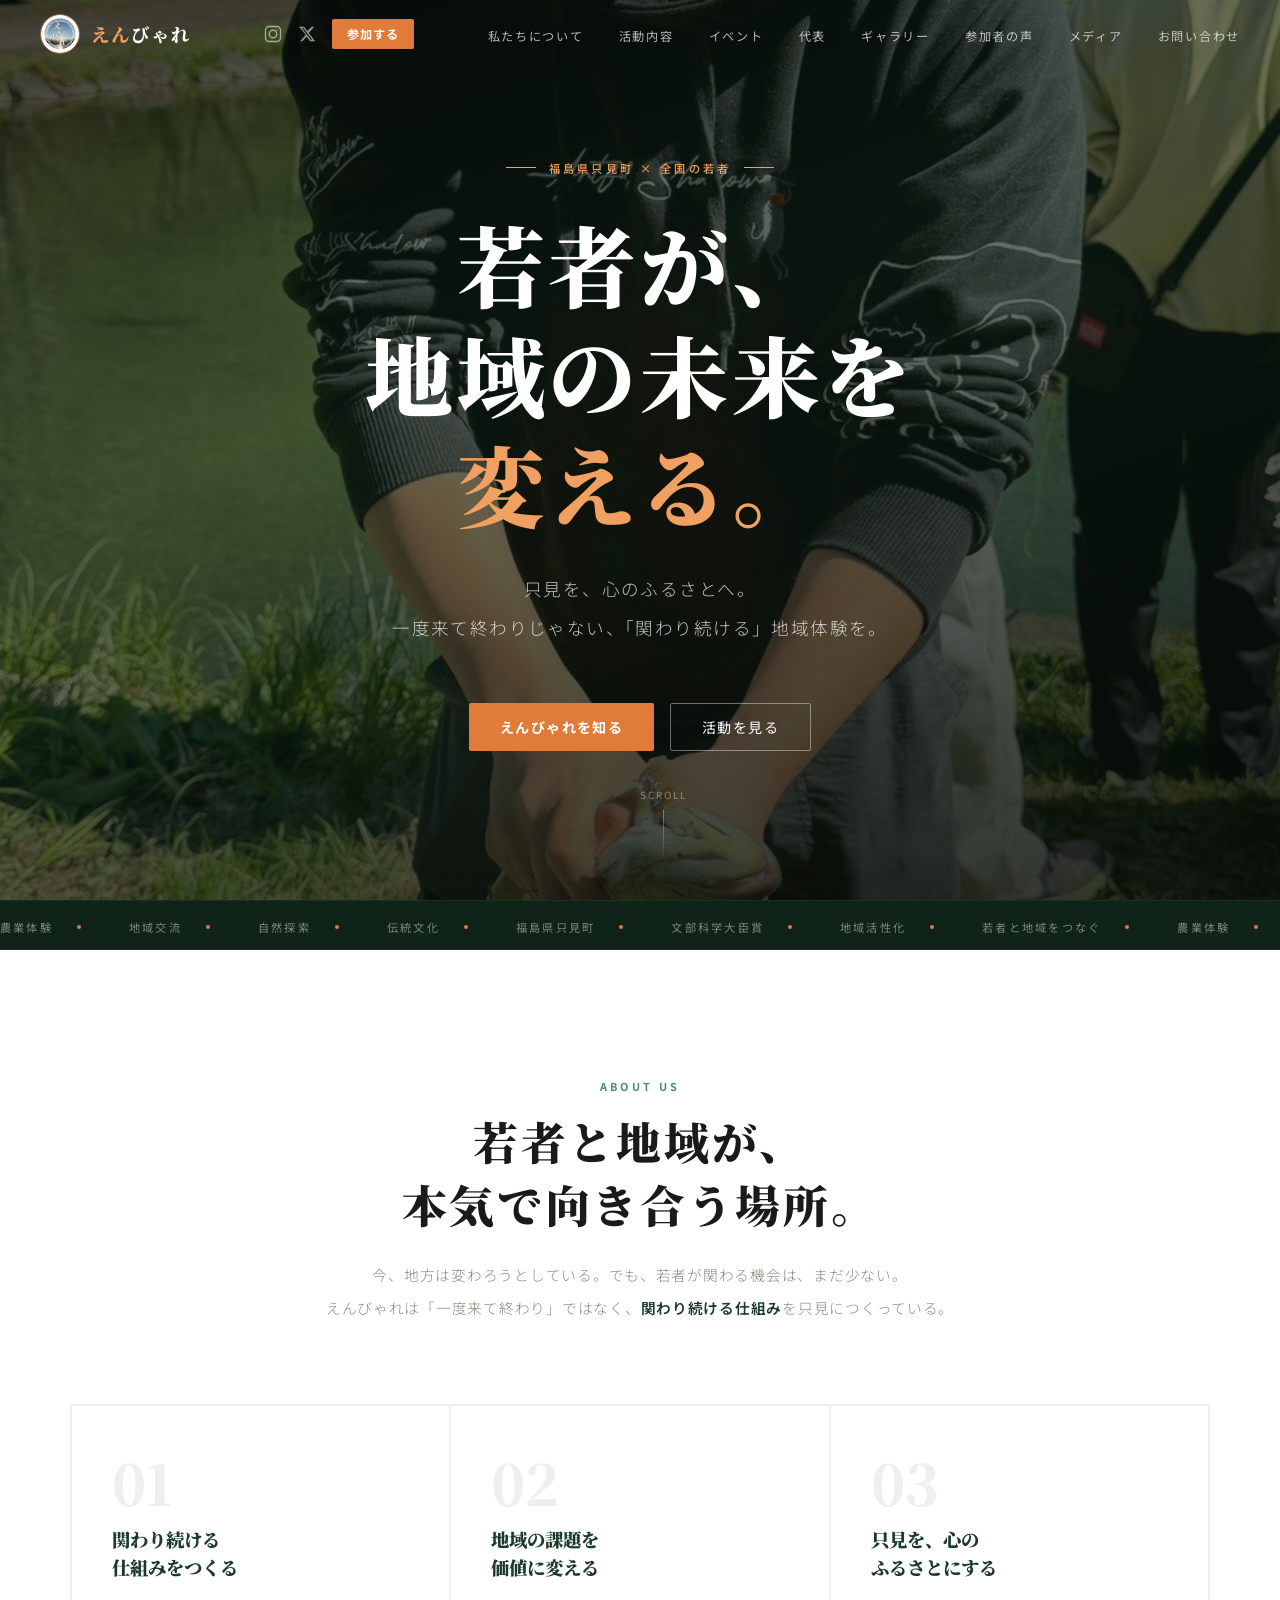
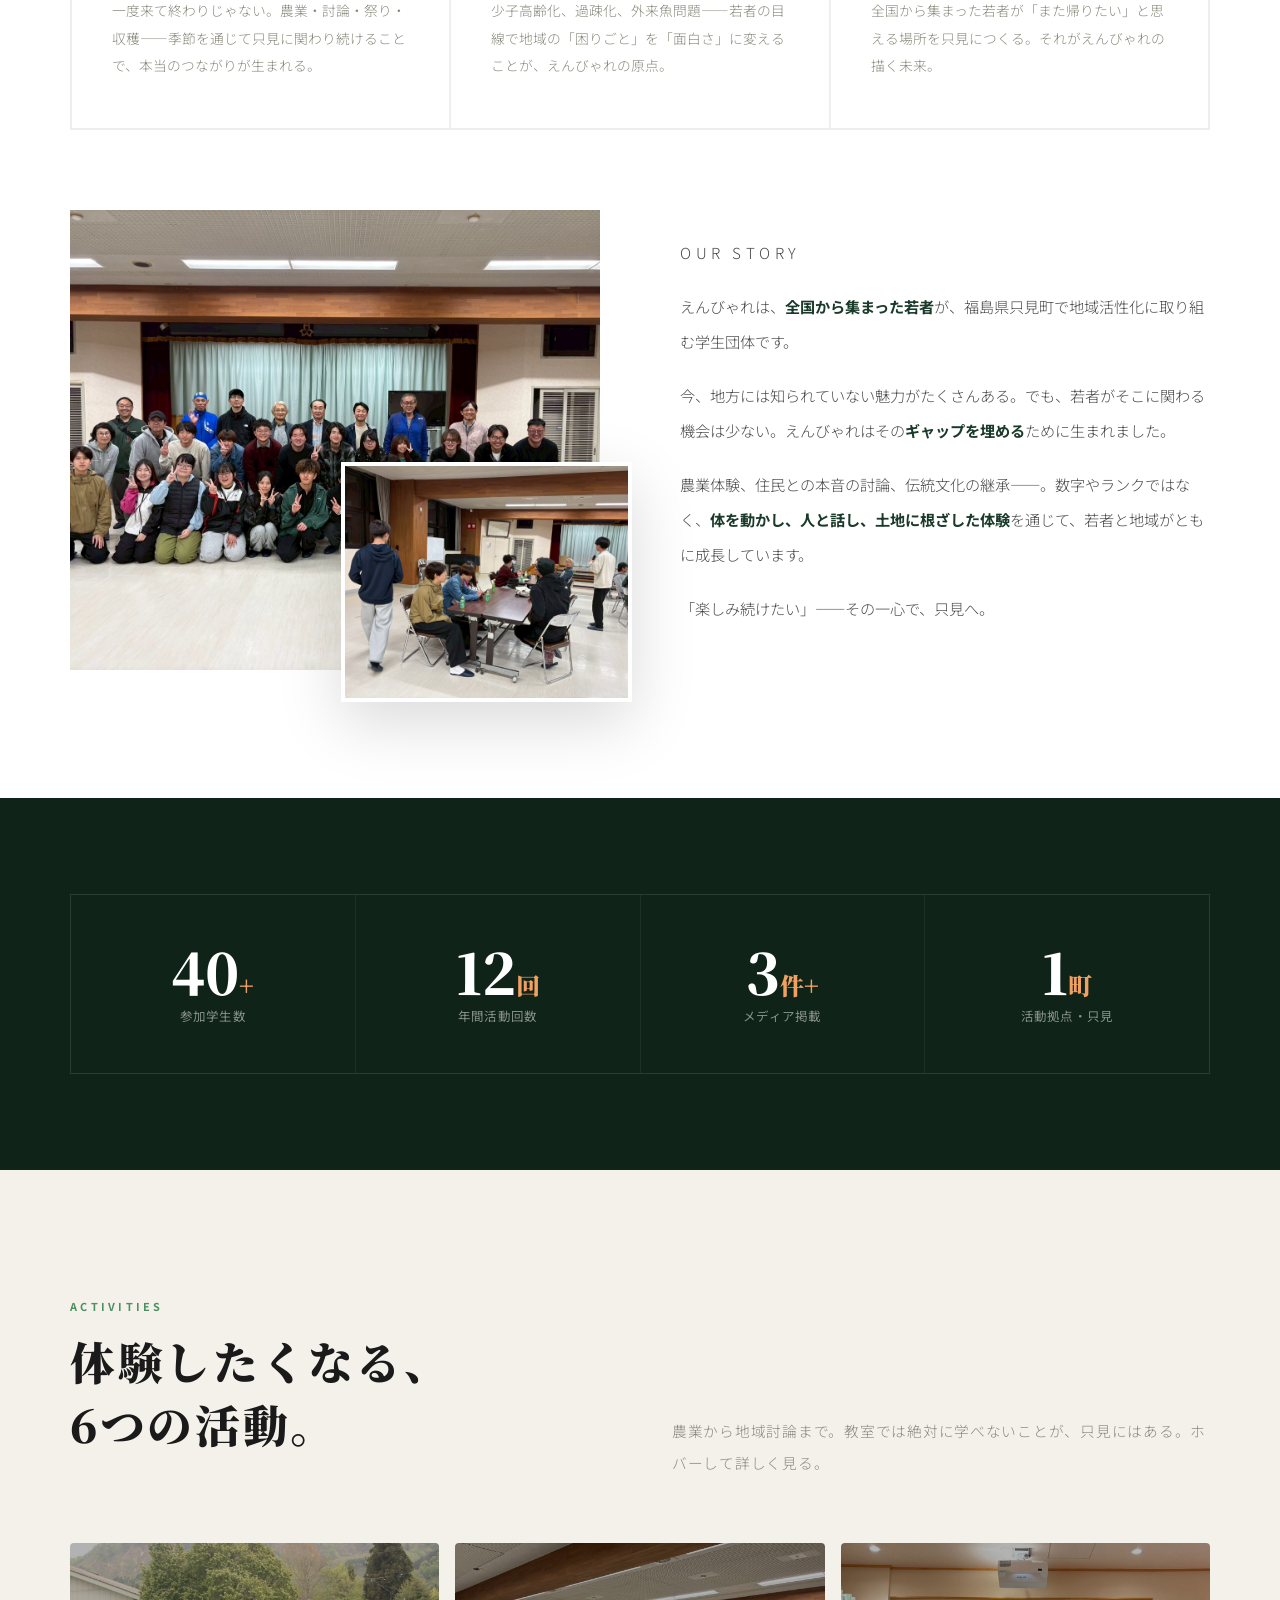
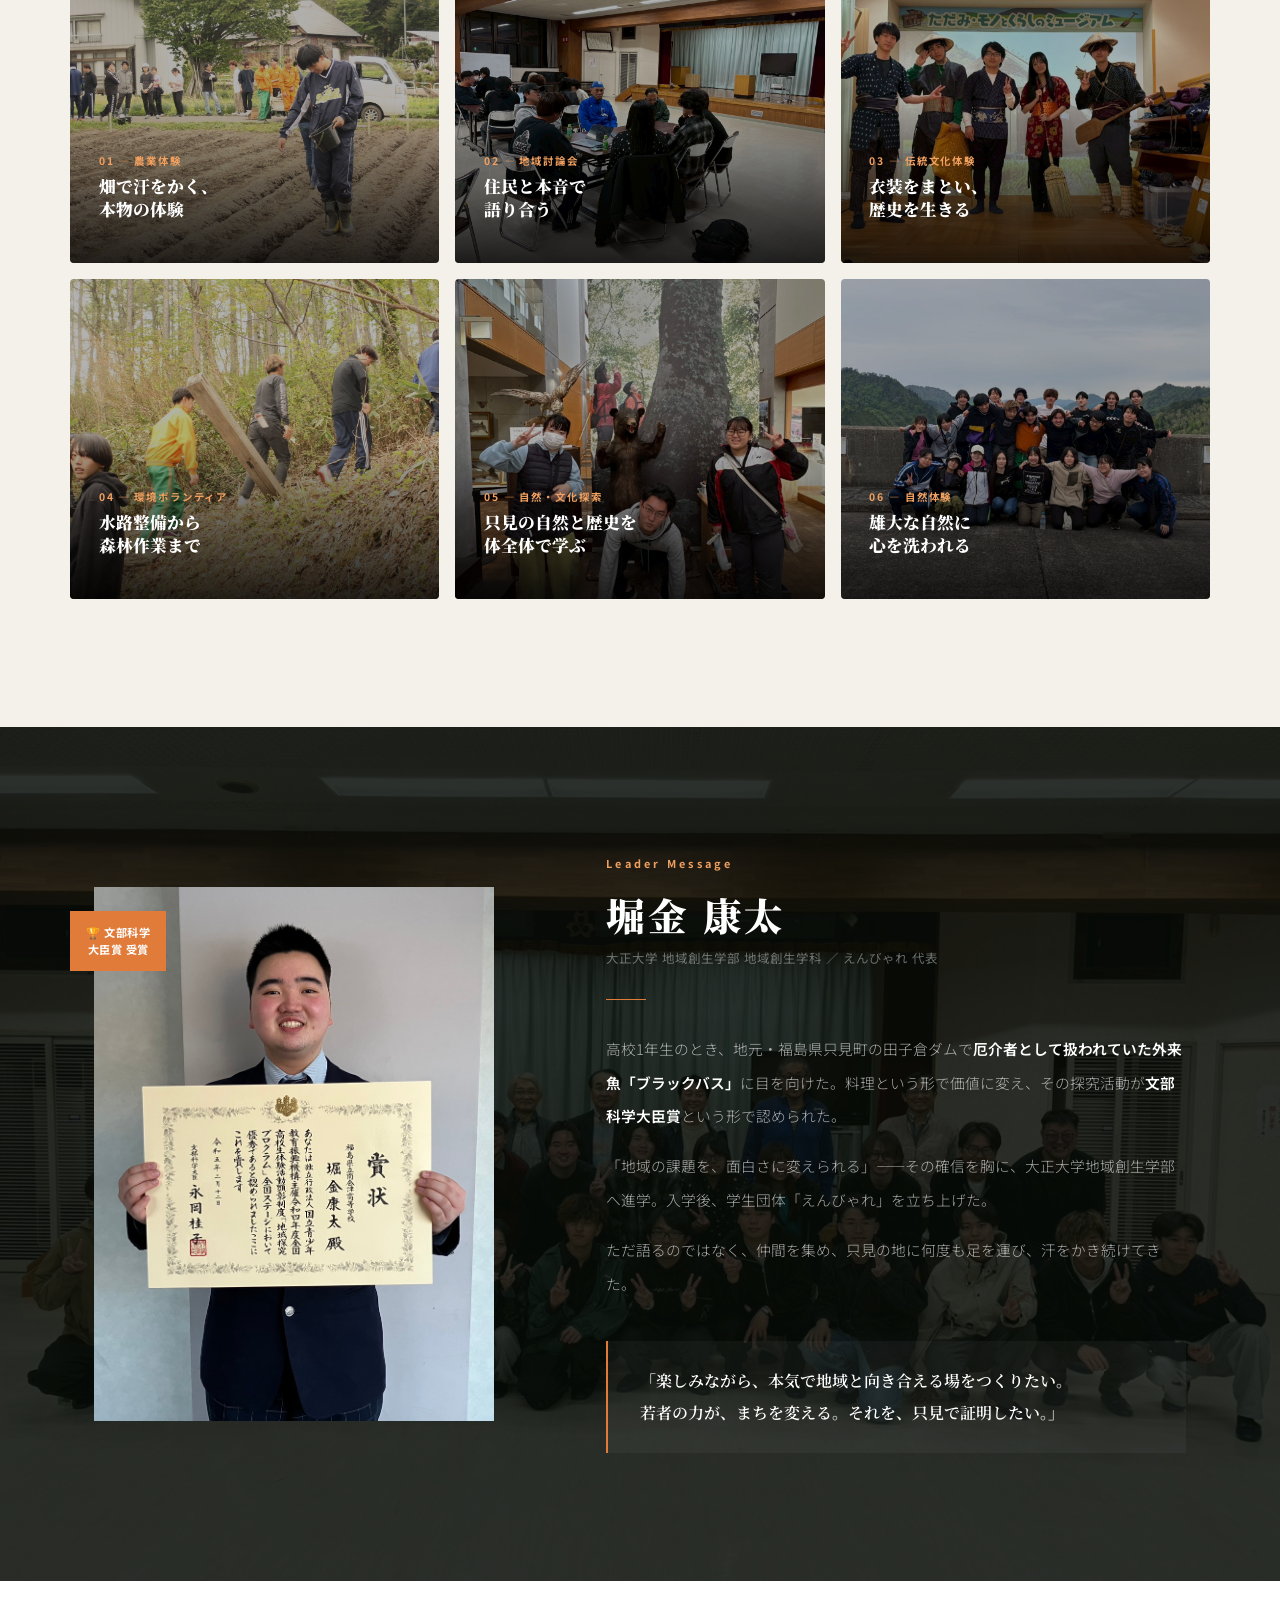
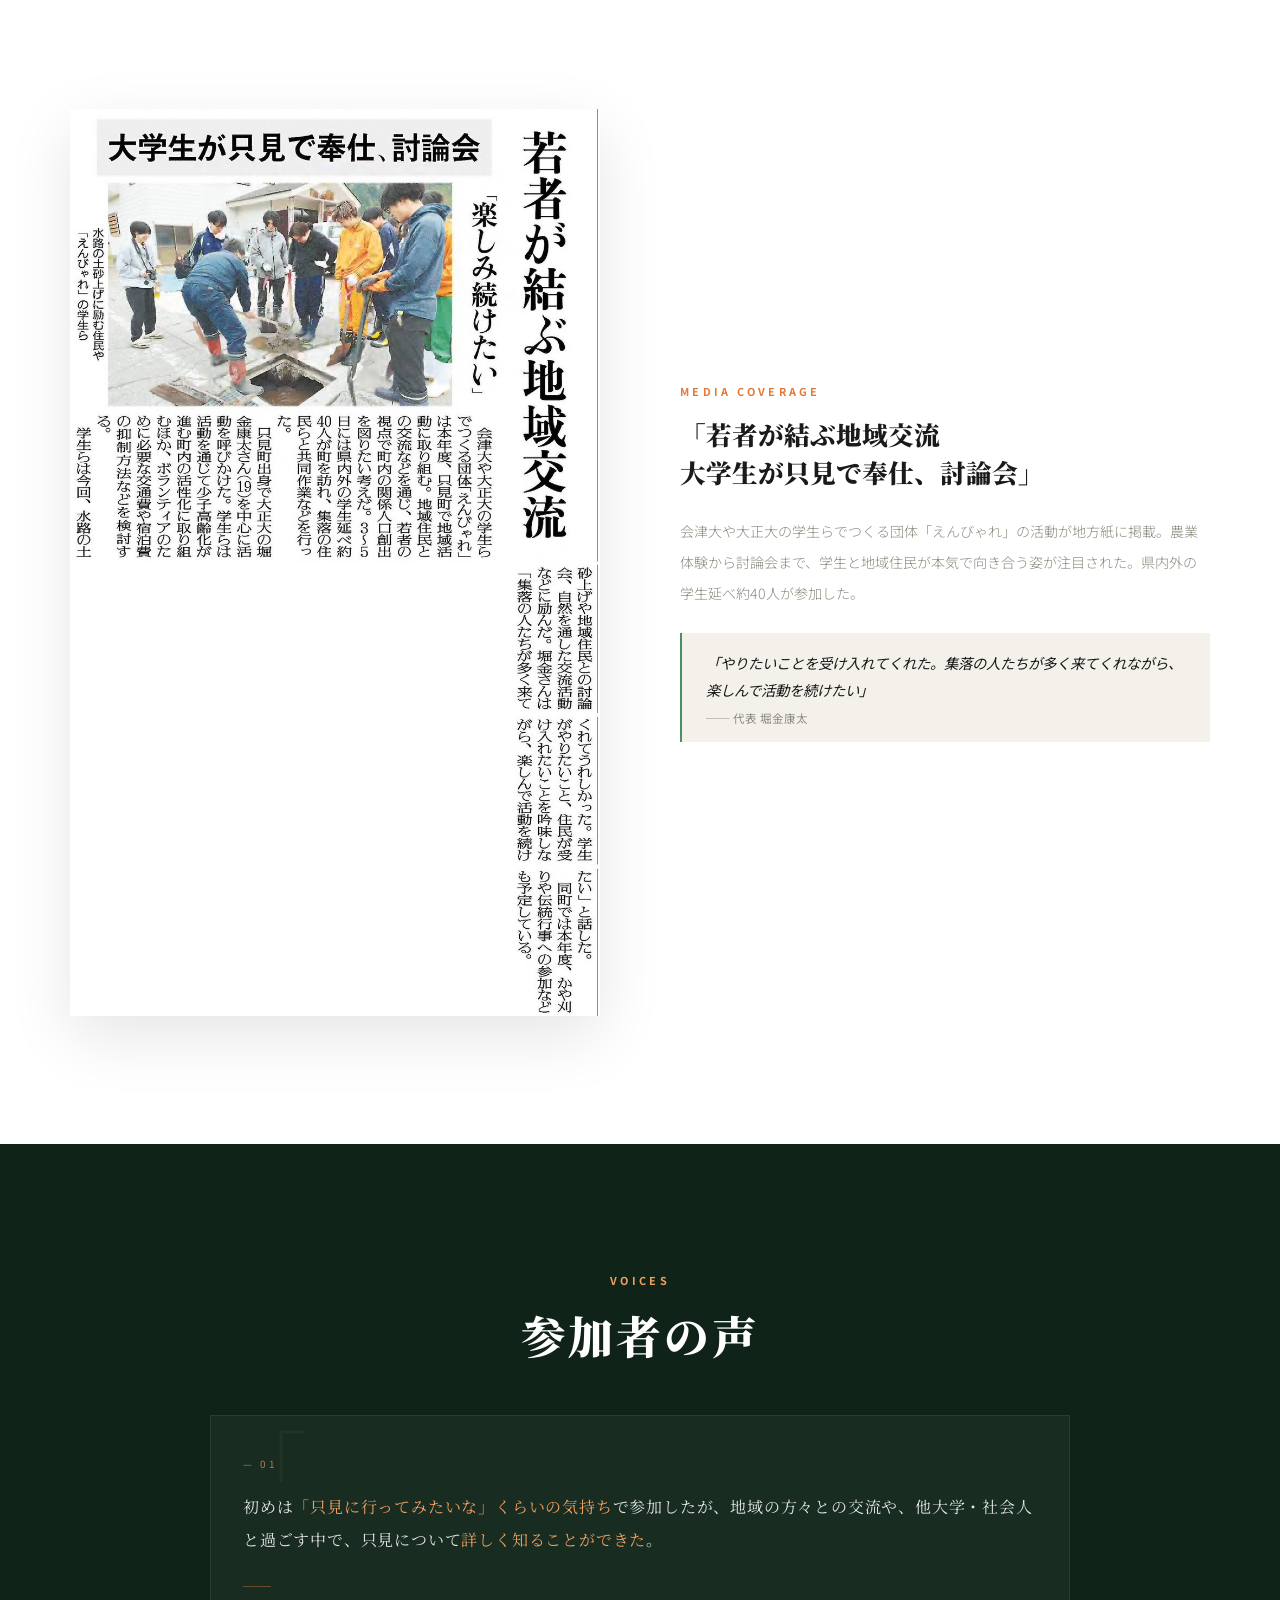
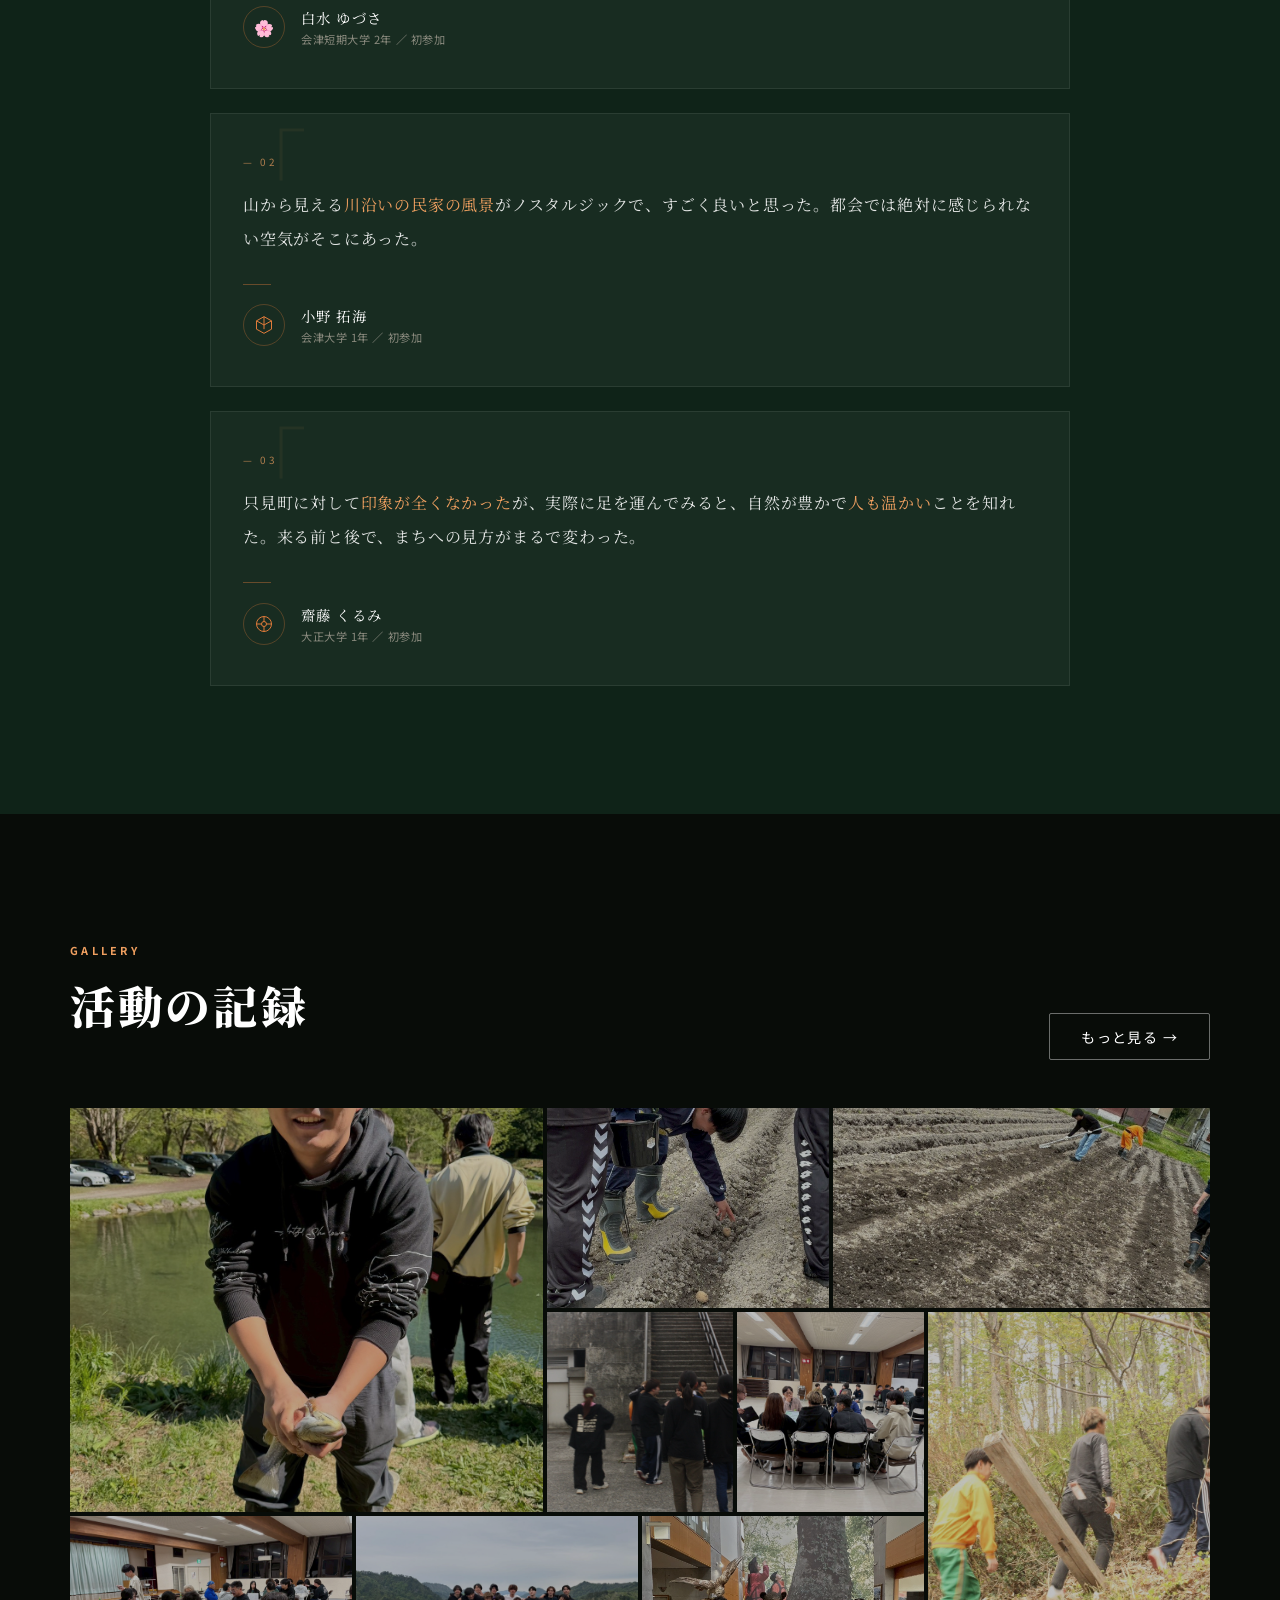
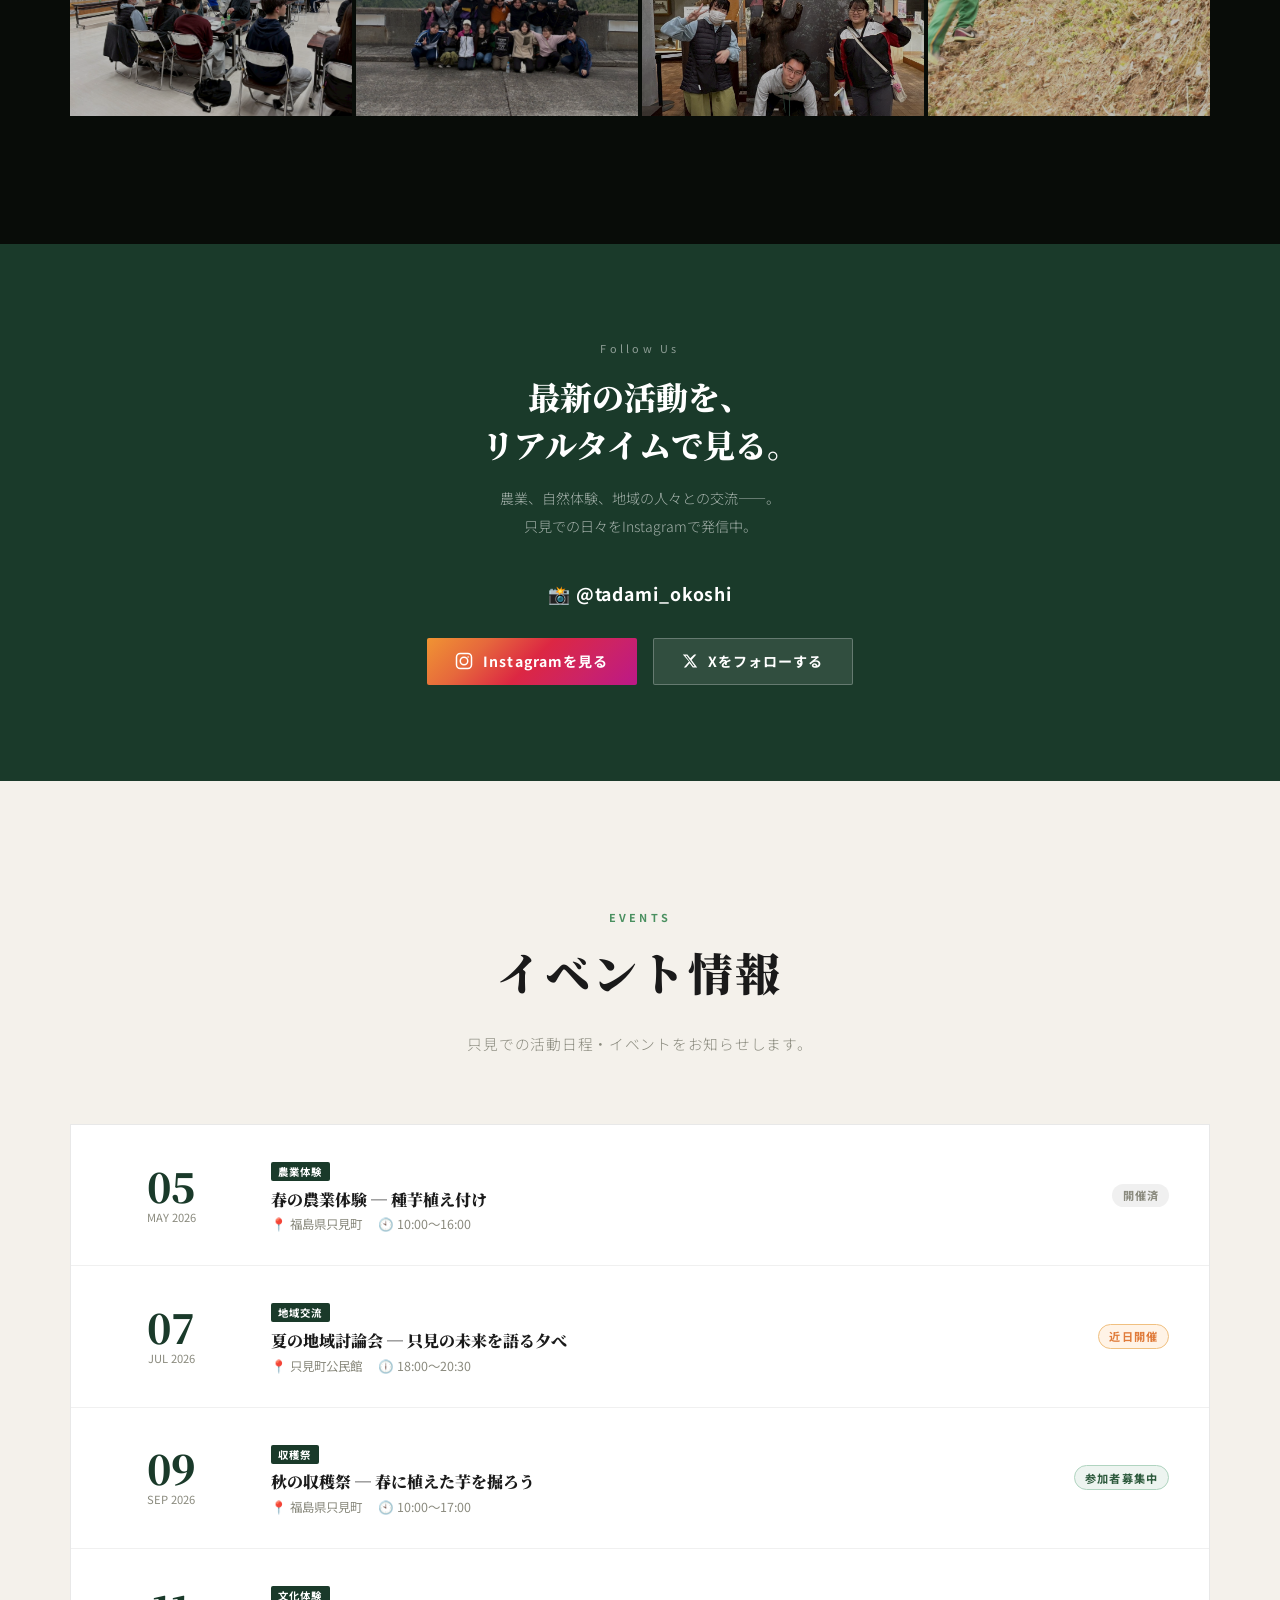
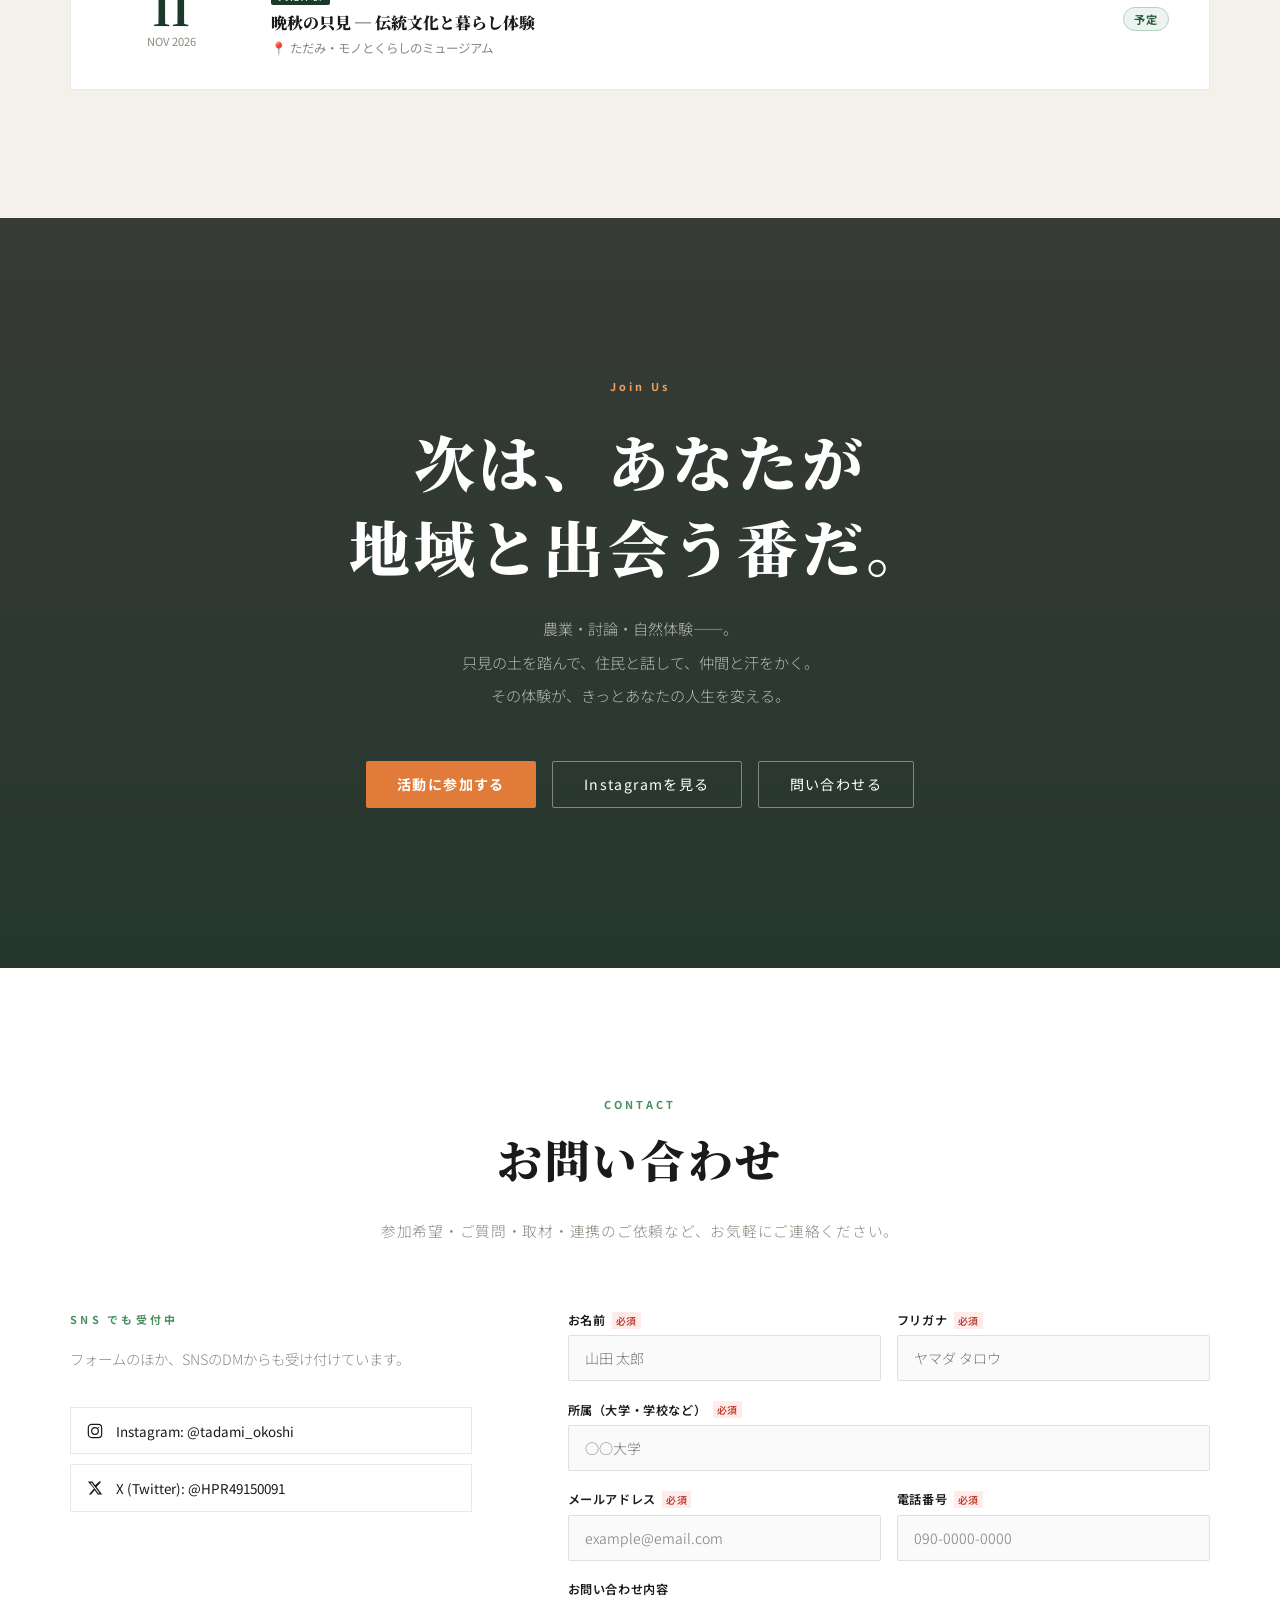
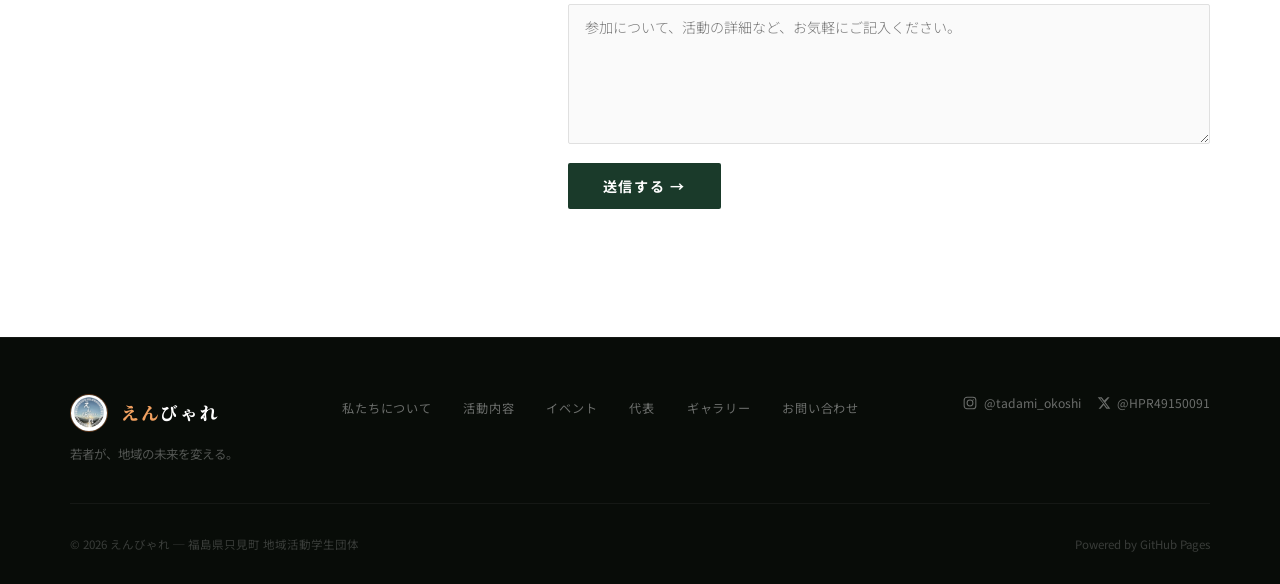
<file: index.html>
<!DOCTYPE html>
<html lang="ja">
<head>
  <meta charset="UTF-8">
  <meta name="viewport" content="width=device-width, initial-scale=1.0">
  <meta name="description" content="えんびゃれ ─ 福島県只見町を舞台に、全国の若者が地域の未来を本気でつくる学生団体。農業体験・地域交流・自然探索。">
  <title>えんびゃれ ─ 若者が、地域の未来を変える。</title>
  <link rel="preconnect" href="https://fonts.googleapis.com">
  <link rel="preconnect" href="https://fonts.gstatic.com" crossorigin>
  <link href="https://fonts.googleapis.com/css2?family=Noto+Serif+JP:wght@400;600;900&family=Noto+Sans+JP:wght@300;400;500;700&display=swap" rel="stylesheet">
  <link rel="stylesheet" href="css/index.css">
</head>
<body>

<!-- ── NAV ── -->
<nav id="nav">
  <div class="nav-top-row">
    <a href="#" class="nav-brand">
      <img src="logo.png" alt="えんびゃれ ロゴ" class="nav-logo-img" onerror="this.style.display='none'">
      <span class="nav-brand-name"><span>えん</span>びゃれ</span>
    </a>
    <div class="nav-right">
      <a href="https://www.instagram.com/tadami_okoshi/" target="_blank" class="nav-social">
        <svg viewBox="0 0 24 24" fill="none" stroke="currentColor" stroke-width="1.8" stroke-linecap="round" stroke-linejoin="round"><rect x="2" y="2" width="20" height="20" rx="5"/><circle cx="12" cy="12" r="5"/><circle cx="17.5" cy="6.5" r="1" fill="currentColor" stroke="none"/></svg>
      </a>
      <a href="https://x.com/HPR49150091" target="_blank" class="nav-social">
        <svg viewBox="0 0 24 24" fill="currentColor"><path d="M18.244 2.25h3.308l-7.227 8.26 8.502 11.24H16.17l-4.714-6.231-5.401 6.231H2.746l7.73-8.835L1.254 2.25H8.08l4.253 5.622 5.911-5.622Zm-1.161 17.52h1.833L7.084 4.126H5.117z"/></svg>
      </a>
      <a href="#contact" class="nav-cta">参加する</a>
    </div>
  </div>
  <ul class="nav-menu">
    <li><a href="#about">私たちについて</a></li>
    <li><a href="#activities">活動内容</a></li>
    <li><a href="#events">イベント</a></li>
    <li><a href="#leader">代表</a></li>
    <li><a href="#gallery">ギャラリー</a></li>
    <li><a href="#voices">参加者の声</a></li>
    <li><a href="media.html">メディア</a></li>
    <li><a href="#contact">お問い合わせ</a></li>
  </ul>
</nav>

<!-- ── HERO ── -->
<section class="hero">
  <div class="hero-parallax" id="heroParallax"></div>
  <div class="hero-overlay"></div>
  <div class="hero-content">
    <div class="hero-eyebrow">福島県只見町 × 全国の若者</div>
    <h1 class="hero-title">
      若者が、<br>地域の未来を<br><span class="accent">変える。</span>
    </h1>
    <p class="hero-sub">
      只見を、心のふるさとへ。<br>
      一度来て終わりじゃない、「関わり続ける」地域体験を。
    </p>
    <div class="hero-btns">
      <a href="#about" class="btn-primary">えんびゃれを知る</a>
      <a href="#activities" class="btn-ghost">活動を見る</a>
    </div>
  </div>
  <div class="hero-scroll-hint">
    <span>SCROLL</span>
    <div class="scroll-line"></div>
  </div>
</section>

<!-- ── TICKER ── -->
<div class="ticker">
  <div class="ticker-track">
    <span class="ticker-item">農業体験 <span class="dot"></span></span>
    <span class="ticker-item">地域交流 <span class="dot"></span></span>
    <span class="ticker-item">自然探索 <span class="dot"></span></span>
    <span class="ticker-item">伝統文化 <span class="dot"></span></span>
    <span class="ticker-item">福島県只見町 <span class="dot"></span></span>
    <span class="ticker-item">文部科学大臣賞 <span class="dot"></span></span>
    <span class="ticker-item">地域活性化 <span class="dot"></span></span>
    <span class="ticker-item">若者と地域をつなぐ <span class="dot"></span></span>
    <span class="ticker-item">農業体験 <span class="dot"></span></span>
    <span class="ticker-item">地域交流 <span class="dot"></span></span>
    <span class="ticker-item">自然探索 <span class="dot"></span></span>
    <span class="ticker-item">伝統文化 <span class="dot"></span></span>
    <span class="ticker-item">福島県只見町 <span class="dot"></span></span>
    <span class="ticker-item">文部科学大臣賞 <span class="dot"></span></span>
    <span class="ticker-item">地域活性化 <span class="dot"></span></span>
    <span class="ticker-item">若者と地域をつなぐ <span class="dot"></span></span>
  </div>
</div>

<!-- ── ABOUT ── -->
<section class="sec" id="about">
  <div class="inner">
    <div class="about-header reveal">
      <p class="sec-label">About Us</p>
      <h2 class="sec-title">若者と地域が、<br>本気で向き合う場所。</h2>
      <p class="sec-lead">今、地方は変わろうとしている。でも、若者が関わる機会は、まだ少ない。<br>えんびゃれは「一度来て終わり」ではなく、<strong style="color:var(--green);font-weight:600;">関わり続ける仕組み</strong>を只見につくっている。</p>
    </div>
    <div class="about-pillars">
      <div class="pillar reveal delay-1">
        <div class="pillar-num">01</div>
        <h3 class="pillar-title">関わり続ける<br>仕組みをつくる</h3>
        <p class="pillar-body">一度来て終わりじゃない。農業・討論・祭り・収穫——季節を通じて只見に関わり続けることで、本当のつながりが生まれる。</p>
      </div>
      <div class="pillar reveal delay-2">
        <div class="pillar-num">02</div>
        <h3 class="pillar-title">地域の課題を<br>価値に変える</h3>
        <p class="pillar-body">少子高齢化、過疎化、外来魚問題——若者の目線で地域の「困りごと」を「面白さ」に変えることが、えんびゃれの原点。</p>
      </div>
      <div class="pillar reveal delay-3">
        <div class="pillar-num">03</div>
        <h3 class="pillar-title">只見を、心の<br>ふるさとにする</h3>
        <p class="pillar-body">全国から集まった若者が「また帰りたい」と思える場所を只見につくる。それがえんびゃれの描く未来。</p>
      </div>
    </div>
    <div class="about-story">
      <div class="about-img-wrap reveal-left">
        <img src="images/7.jpg" alt="学生と地域住民" class="about-img-main">
        <img src="images/5.jpg" alt="伝統文化体験" class="about-img-sub">
      </div>
      <div class="about-text reveal-right">
        <p class="sec-label">Our Story</p>
        <p>えんびゃれは、<strong>全国から集まった若者</strong>が、福島県只見町で地域活性化に取り組む学生団体です。</p>
        <p>今、地方には知られていない魅力がたくさんある。でも、若者がそこに関わる機会は少ない。えんびゃれはその<strong>ギャップを埋める</strong>ために生まれました。</p>
        <p>農業体験、住民との本音の討論、伝統文化の継承——。数字やランクではなく、<strong>体を動かし、人と話し、土地に根ざした体験</strong>を通じて、若者と地域がともに成長しています。</p>
        <p>「楽しみ続けたい」——その一心で、只見へ。</p>
      </div>
    </div>
  </div>
</section>

<!-- ── STATS ── -->
<div class="stats-section">
  <div class="stats-grid">
    <div class="stat-item reveal">
      <div class="stat-num"><span class="count" data-target="40">0</span><span class="unit">+</span></div>
      <div class="stat-label">参加学生数</div>
    </div>
    <div class="stat-item reveal delay-1">
      <div class="stat-num"><span class="count" data-target="12">0</span><span class="unit">回</span></div>
      <div class="stat-label">年間活動回数</div>
    </div>
    <div class="stat-item reveal delay-2">
      <div class="stat-num"><span class="count" data-target="3">0</span><span class="unit">件+</span></div>
      <div class="stat-label">メディア掲載</div>
    </div>
    <div class="stat-item reveal delay-3">
      <div class="stat-num"><span class="count" data-target="1">0</span><span class="unit">町</span></div>
      <div class="stat-label">活動拠点・只見</div>
    </div>
  </div>
</div>

<!-- ── ACTIVITIES ── -->
<section class="sec" id="activities">
  <div class="inner">
    <div class="act-header">
      <div class="reveal">
        <p class="sec-label">Activities</p>
        <h2 class="sec-title">体験したくなる、<br>6つの活動。</h2>
      </div>
      <p class="sec-lead reveal delay-2">農業から地域討論まで。教室では絶対に学べないことが、只見にはある。ホバーして詳しく見る。</p>
    </div>
    <div class="act-grid">
      <div class="act-card reveal delay-1">
        <img src="images/14.jpg" alt="農業体験">
        <div class="act-card-overlay">
          <div class="act-card-tag">01 — 農業体験</div>
          <div class="act-card-title">畑で汗をかく、<br>本物の体験</div>
          <div class="act-card-desc">種芋の植え付けから農地整備まで。地域の農家さんと一緒に農作業を体験。都市では味わえない自然との対話がここにある。</div>
        </div>
      </div>
      <div class="act-card reveal delay-2">
        <img src="images/6.jpg" alt="地域討論会">
        <div class="act-card-overlay">
          <div class="act-card-tag">02 — 地域討論会</div>
          <div class="act-card-title">住民と本音で<br>語り合う</div>
          <div class="act-card-desc">少子高齢化・移住促進・地域課題など、住民と膝を交えた討論会を実施。学生の発想で地域の未来を一緒に考える。</div>
        </div>
      </div>
      <div class="act-card reveal delay-3">
        <img src="images/10.jpg" alt="伝統文化体験">
        <div class="act-card-overlay">
          <div class="act-card-tag">03 — 伝統文化体験</div>
          <div class="act-card-title">衣装をまとい、<br>歴史を生きる</div>
          <div class="act-card-desc">只見の伝統的な衣装や道具に実際に触れ、かつての暮らしを体験。地域のアイデンティティを次の世代へ。</div>
        </div>
      </div>
      <div class="act-card reveal delay-1">
        <img src="images/13.jpg" alt="環境ボランティア">
        <div class="act-card-overlay">
          <div class="act-card-tag">04 — 環境ボランティア</div>
          <div class="act-card-title">水路整備から<br>森林作業まで</div>
          <div class="act-card-desc">水路の土砂上げや森林整備など、地域に必要な労働力を学生が担う。住民の「ありがとう」が最高の報酬。</div>
        </div>
      </div>
      <div class="act-card reveal delay-2">
        <img src="images/8.jpg" alt="自然・文化探索">
        <div class="act-card-overlay">
          <div class="act-card-tag">05 — 自然・文化探索</div>
          <div class="act-card-title">只見の自然と歴史を<br>体全体で学ぶ</div>
          <div class="act-card-desc">ミュージアム訪問や湖での体験活動を通じて、只見の豊かな自然・文化を深く知る。</div>
        </div>
      </div>
      <div class="act-card reveal delay-3">
        <img src="images/16.jpg" alt="自然体験">
        <div class="act-card-overlay">
          <div class="act-card-tag">06 — 自然体験</div>
          <div class="act-card-title">雄大な自然に<br>心を洗われる</div>
          <div class="act-card-desc">釣りや湖畔散策、雪遊び——。国内有数の豪雪地帯・只見の大自然の中で仲間との絆を深める。</div>
        </div>
      </div>
    </div>
  </div>
</section>

<!-- ── LEADER ── -->
<section class="leader-section" id="leader">
  <div class="leader-bg"></div>
  <div class="leader-inner">
    <div class="leader-photo-frame reveal-left">
      <img src="images/leader_new.jpg" alt="代表 堀金康太" class="leader-photo">
      <div class="leader-photo-accent"></div>
      <div class="leader-award-badge">🏆 文部科学<br>大臣賞 受賞</div>
    </div>
    <div class="leader-content reveal-right">
      <p class="leader-label">Leader Message</p>
      <h2 class="leader-name">堀金 康太</h2>
      <p class="leader-role">大正大学 地域創生学部 地域創生学科 ／ えんびゃれ 代表</p>
      <div class="leader-divider"></div>
      <div class="leader-bio">
        <p>高校1年生のとき、地元・福島県只見町の田子倉ダムで<strong>厄介者として扱われていた外来魚「ブラックバス」</strong>に目を向けた。料理という形で価値に変え、その探究活動が<strong>文部科学大臣賞</strong>という形で認められた。</p>
        <p>「地域の課題を、面白さに変えられる」——その確信を胸に、大正大学地域創生学部へ進学。入学後、学生団体「えんびゃれ」を立ち上げた。</p>
        <p>ただ語るのではなく、仲間を集め、只見の地に何度も足を運び、汗をかき続けてきた。</p>
      </div>
      <div class="leader-quote">
        <p>「楽しみながら、本気で地域と向き合える場をつくりたい。<br>若者の力が、まちを変える。それを、只見で証明したい。」</p>
      </div>
    </div>
  </div>
</section>

<!-- ── MEDIA ── -->
<section class="sec" id="media">
  <div class="inner">
    <div class="media-grid">
      <div class="reveal-left">
        <img src="images/1.jpg" alt="新聞記事" class="media-img">
      </div>
      <div class="reveal-right">
        <p class="sec-label media-label">Media Coverage</p>
        <h3 class="media-headline">「若者が結ぶ地域交流<br>大学生が只見で奉仕、討論会」</h3>
        <p class="media-body">会津大や大正大の学生らでつくる団体「えんびゃれ」の活動が地方紙に掲載。農業体験から討論会まで、学生と地域住民が本気で向き合う姿が注目された。県内外の学生延べ約40人が参加した。</p>
        <div class="media-pullquote">
          <p>「やりたいことを受け入れてくれた。集落の人たちが多く来てくれながら、楽しんで活動を続けたい」</p>
          <cite>── 代表 堀金康太</cite>
        </div>
      </div>
    </div>
  </div>
</section>

<!-- ── VOICES ── -->
<section class="voices-sec sec" id="voices">
  <div class="inner">
    <div class="reveal" style="text-align:center;">
      <p class="sec-label" style="color:var(--sunset-light);">Voices</p>
      <h2 class="sec-title" style="color:var(--white);">参加者の声</h2>
    </div>
    <div class="voices-cards">

      <div class="v-card reveal">
        <p class="v-num">— 01</p>
        <p class="v-text">
          初めは<em>「只見に行ってみたいな」くらいの気持ち</em>で参加したが、地域の方々との交流や、他大学・社会人と過ごす中で、只見について<em>詳しく知ることができた</em>。
        </p>
        <div class="v-divider"></div>
        <div class="v-author">
          <div class="v-icon">🌸</div>
          <div>
            <p class="v-name">白水 ゆづさ</p>
            <p class="v-attr">会津短期大学 2年 ／ 初参加</p>
          </div>
        </div>
      </div>

      <div class="v-card reveal delay-1">
        <p class="v-num">— 02</p>
        <p class="v-text">
          山から見える<em>川沿いの民家の風景</em>がノスタルジックで、すごく良いと思った。都会では絶対に感じられない空気がそこにあった。
        </p>
        <div class="v-divider"></div>
        <div class="v-author">
          <div class="v-icon">
            <svg width="20" height="20" viewBox="0 0 24 24" fill="none"><path d="M12 2L3 7v10l9 5 9-5V7L12 2z" stroke="#e07b3a" stroke-width="1.2" stroke-linejoin="round"/><path d="M12 2v15M3 7l9 5 9-5" stroke="#e07b3a" stroke-width="1.2" stroke-linejoin="round"/></svg>
          </div>
          <div>
            <p class="v-name">小野 拓海</p>
            <p class="v-attr">会津大学 1年 ／ 初参加</p>
          </div>
        </div>
      </div>

      <div class="v-card reveal delay-2">
        <p class="v-num">— 03</p>
        <p class="v-text">
          只見町に対して<em>印象が全くなかった</em>が、実際に足を運んでみると、自然が豊かで<em>人も温かい</em>ことを知れた。来る前と後で、まちへの見方がまるで変わった。
        </p>
        <div class="v-divider"></div>
        <div class="v-author">
          <div class="v-icon">
            <svg width="20" height="20" viewBox="0 0 24 24" fill="none"><circle cx="12" cy="12" r="9" stroke="#e07b3a" stroke-width="1.2"/><circle cx="12" cy="12" r="3" stroke="#e07b3a" stroke-width="1.2"/><line x1="12" y1="3" x2="12" y2="9" stroke="#e07b3a" stroke-width="1.2"/><line x1="12" y1="15" x2="12" y2="21" stroke="#e07b3a" stroke-width="1.2"/><line x1="3" y1="12" x2="9" y2="12" stroke="#e07b3a" stroke-width="1.2"/><line x1="15" y1="12" x2="21" y2="12" stroke="#e07b3a" stroke-width="1.2"/></svg>
          </div>
          <div>
            <p class="v-name">齋藤 くるみ</p>
            <p class="v-attr">大正大学 1年 ／ 初参加</p>
          </div>
        </div>
      </div>

    </div>
  </div>
</section>

<!-- ── GALLERY ── -->
<div class="gallery-section" id="gallery">
  <div class="gallery-head reveal">
    <div>
      <p class="sec-label">Gallery</p>
      <h2 class="sec-title" style="color:var(--white);">活動の記録</h2>
    </div>
    <a href="https://www.instagram.com/tadami_okoshi/" target="_blank" class="btn-ghost" style="flex-shrink:0;">もっと見る →</a>
  </div>
  <div class="gallery-grid">
    <div class="gp gp1"><img src="images/17.jpg" alt="集合写真"></div>
    <div class="gp gp2"><img src="images/2.jpg" alt="農作業"></div>
    <div class="gp gp3"><img src="images/3.jpg" alt="農作業"></div>
    <div class="gp gp4"><img src="images/4.jpg" alt="集合"></div>
    <div class="gp gp5"><img src="images/11.jpg" alt="討論会"></div>
    <div class="gp gp6"><img src="images/13.jpg" alt="交流"></div>
    <div class="gp gp7"><img src="images/12.jpg" alt="討論会"></div>
    <div class="gp gp8"><img src="images/16.jpg" alt="釣り体験"></div>
    <div class="gp gp9"><img src="images/8.jpg" alt="ミュージアム"></div>
  </div>
</div>

<!-- ── SNS ── -->
<div class="sns-section">
  <div class="sns-inner reveal">
    <p class="sns-label">Follow Us</p>
    <h2 class="sns-title">最新の活動を、<br>リアルタイムで見る。</h2>
    <p class="sns-sub">農業、自然体験、地域の人々との交流——。<br>只見での日々をInstagramで発信中。</p>
    <p class="sns-handle">📸 @tadami_okoshi</p>
    <div class="sns-btns">
      <a href="https://www.instagram.com/tadami_okoshi/" target="_blank" class="btn-insta">
        <svg viewBox="0 0 24 24" fill="none" stroke="currentColor" stroke-width="2" stroke-linecap="round" stroke-linejoin="round"><rect x="2" y="2" width="20" height="20" rx="5"/><circle cx="12" cy="12" r="5"/><circle cx="17.5" cy="6.5" r="1" fill="currentColor" stroke="none"/></svg>
        Instagramを見る
      </a>
      <a href="https://x.com/HPR49150091" target="_blank" class="btn-x">
        <svg viewBox="0 0 24 24" fill="currentColor"><path d="M18.244 2.25h3.308l-7.227 8.26 8.502 11.24H16.17l-4.714-6.231-5.401 6.231H2.746l7.73-8.835L1.254 2.25H8.08l4.253 5.622 5.911-5.622Zm-1.161 17.52h1.833L7.084 4.126H5.117z"/></svg>
        Xをフォローする
      </a>
    </div>
  </div>
</div>

<!-- ── EVENTS ── -->
<section class="sec" id="events">
  <div class="inner">
    <div class="reveal" style="text-align:center; max-width:600px; margin:0 auto 4rem;">
      <p class="sec-label">Events</p>
      <h2 class="sec-title">イベント情報</h2>
      <p class="sec-lead">只見での活動日程・イベントをお知らせします。</p>
    </div>
    <div class="event-list reveal">
      <div class="event-row">
        <div class="event-date-block">
          <div class="event-day">05</div>
          <div class="event-month-year">MAY 2026</div>
        </div>
        <div class="event-info">
          <span class="event-tag-badge">農業体験</span>
          <div class="event-name">春の農業体験 ─ 種芋植え付け</div>
          <div class="event-meta"><span>📍 福島県只見町</span><span>🕙 10:00〜16:00</span></div>
        </div>
        <span class="event-status status-done">開催済</span>
      </div>
      <div class="event-row">
        <div class="event-date-block">
          <div class="event-day">07</div>
          <div class="event-month-year">JUL 2026</div>
        </div>
        <div class="event-info">
          <span class="event-tag-badge">地域交流</span>
          <div class="event-name">夏の地域討論会 ─ 只見の未来を語る夕べ</div>
          <div class="event-meta"><span>📍 只見町公民館</span><span>🕕 18:00〜20:30</span></div>
        </div>
        <span class="event-status status-soon">近日開催</span>
      </div>
      <div class="event-row">
        <div class="event-date-block">
          <div class="event-day">09</div>
          <div class="event-month-year">SEP 2026</div>
        </div>
        <div class="event-info">
          <span class="event-tag-badge">収穫祭</span>
          <div class="event-name">秋の収穫祭 ─ 春に植えた芋を掘ろう</div>
          <div class="event-meta"><span>📍 福島県只見町</span><span>🕙 10:00〜17:00</span></div>
        </div>
        <span class="event-status status-plan">参加者募集中</span>
      </div>
      <div class="event-row">
        <div class="event-date-block">
          <div class="event-day">11</div>
          <div class="event-month-year">NOV 2026</div>
        </div>
        <div class="event-info">
          <span class="event-tag-badge">文化体験</span>
          <div class="event-name">晩秋の只見 ─ 伝統文化と暮らし体験</div>
          <div class="event-meta"><span>📍 ただみ・モノとくらしのミュージアム</span></div>
        </div>
        <span class="event-status status-plan">予定</span>
      </div>
    </div>
  </div>
</section>

<!-- ── CTA ── -->
<section class="cta-section">
  <div class="cta-bg" id="ctaParallax"></div>
  <div class="cta-overlay"></div>
  <div class="cta-inner reveal">
    <p class="cta-label">Join Us</p>
    <h2 class="cta-title">次は、あなたが<br>地域と出会う番だ。</h2>
    <p class="cta-sub">
      農業・討論・自然体験——。<br>
      只見の土を踏んで、住民と話して、仲間と汗をかく。<br>
      その体験が、きっとあなたの人生を変える。
    </p>
    <div class="cta-btns">
      <a href="#contact" class="btn-primary">活動に参加する</a>
      <a href="https://www.instagram.com/tadami_okoshi/" target="_blank" class="btn-ghost">Instagramを見る</a>
      <a href="#contact" class="btn-ghost">問い合わせる</a>
    </div>
  </div>
</section>

<!-- ── CONTACT ── -->
<section class="sec" id="contact">
  <div class="inner">
    <div class="reveal" style="text-align:center; max-width:600px; margin:0 auto 4rem;">
      <p class="sec-label">Contact</p>
      <h2 class="sec-title">お問い合わせ</h2>
      <p class="sec-lead">参加希望・ご質問・取材・連携のご依頼など、お気軽にご連絡ください。</p>
    </div>
    <div class="contact-grid">
      <div class="reveal-left">
        <p class="sec-label">SNS でも受付中</p>
        <p class="contact-info-text">フォームのほか、SNSのDMからも受け付けています。</p>
        <div class="c-social-links">
          <a href="https://www.instagram.com/tadami_okoshi/" target="_blank" class="c-social">
            <svg viewBox="0 0 24 24" fill="none" stroke="currentColor" stroke-width="1.8" stroke-linecap="round" stroke-linejoin="round"><rect x="2" y="2" width="20" height="20" rx="5"/><circle cx="12" cy="12" r="5"/><circle cx="17.5" cy="6.5" r="1" fill="currentColor" stroke="none"/></svg>
            Instagram: @tadami_okoshi
          </a>
          <a href="https://x.com/HPR49150091" target="_blank" class="c-social">
            <svg viewBox="0 0 24 24" fill="currentColor"><path d="M18.244 2.25h3.308l-7.227 8.26 8.502 11.24H16.17l-4.714-6.231-5.401 6.231H2.746l7.73-8.835L1.254 2.25H8.08l4.253 5.622 5.911-5.622Zm-1.161 17.52h1.833L7.084 4.126H5.117z"/></svg>
            X (Twitter): @HPR49150091
          </a>
        </div>
      </div>
      <form id="contactForm" class="form-stack reveal-right" onsubmit="handleForm(event)">
        <div class="form-row">
          <div class="field">
            <label class="field-label">お名前 <span class="req">必須</span></label>
            <input type="text" name="name" class="field-input" placeholder="山田 太郎" required>
          </div>
          <div class="field">
            <label class="field-label">フリガナ <span class="req">必須</span></label>
            <input type="text" name="kana" class="field-input" placeholder="ヤマダ タロウ" required>
          </div>
        </div>
        <div class="field">
          <label class="field-label">所属（大学・学校など） <span class="req">必須</span></label>
          <input type="text" name="affiliation" class="field-input" placeholder="○○大学" required>
        </div>
        <div class="form-row">
          <div class="field">
            <label class="field-label">メールアドレス <span class="req">必須</span></label>
            <input type="email" name="email" class="field-input" placeholder="example@email.com" required>
          </div>
          <div class="field">
            <label class="field-label">電話番号 <span class="req">必須</span></label>
            <input type="tel" name="phone" class="field-input" placeholder="090-0000-0000" required>
          </div>
        </div>
        <div class="field">
          <label class="field-label">お問い合わせ内容</label>
          <textarea name="message" class="field-textarea" placeholder="参加について、活動の詳細など、お気軽にご記入ください。"></textarea>
        </div>
        <button type="submit" class="form-submit">送信する →</button>
      </form>
    </div>
  </div>
</section>

<!-- ── FOOTER ── -->
<footer>
  <div class="footer-top">
    <div class="footer-brand-wrap">
      <a href="#" class="footer-brand">
        <img src="logo.png" alt="ロゴ" class="footer-logo-img" onerror="this.style.display='none'">
        <span class="footer-name"><span>えん</span>びゃれ</span>
      </a>
      <p class="footer-tagline">若者が、地域の未来を変える。</p>
    </div>
    <ul class="footer-links">
      <li><a href="#about">私たちについて</a></li>
      <li><a href="#activities">活動内容</a></li>
      <li><a href="#events">イベント</a></li>
      <li><a href="#leader">代表</a></li>
      <li><a href="#gallery">ギャラリー</a></li>
      <li><a href="#contact">お問い合わせ</a></li>
    </ul>
    <div class="footer-socials">
      <a href="https://www.instagram.com/tadami_okoshi/" target="_blank" class="footer-social">
        <svg viewBox="0 0 24 24" fill="none" stroke="currentColor" stroke-width="1.8" stroke-linecap="round" stroke-linejoin="round"><rect x="2" y="2" width="20" height="20" rx="5"/><circle cx="12" cy="12" r="5"/><circle cx="17.5" cy="6.5" r="1" fill="currentColor" stroke="none"/></svg>
        @tadami_okoshi
      </a>
      <a href="https://x.com/HPR49150091" target="_blank" class="footer-social">
        <svg viewBox="0 0 24 24" fill="currentColor"><path d="M18.244 2.25h3.308l-7.227 8.26 8.502 11.24H16.17l-4.714-6.231-5.401 6.231H2.746l7.73-8.835L1.254 2.25H8.08l4.253 5.622 5.911-5.622Zm-1.161 17.52h1.833L7.084 4.126H5.117z"/></svg>
        @HPR49150091
      </a>
    </div>
  </div>
  <div class="footer-bottom">
    <p class="footer-copy">© 2026 えんびゃれ ─ 福島県只見町 地域活動学生団体</p>
    <p class="footer-copy">Powered by GitHub Pages</p>
  </div>
</footer>

<script src="js/index.js"></script>
</body>
</html>
</file>
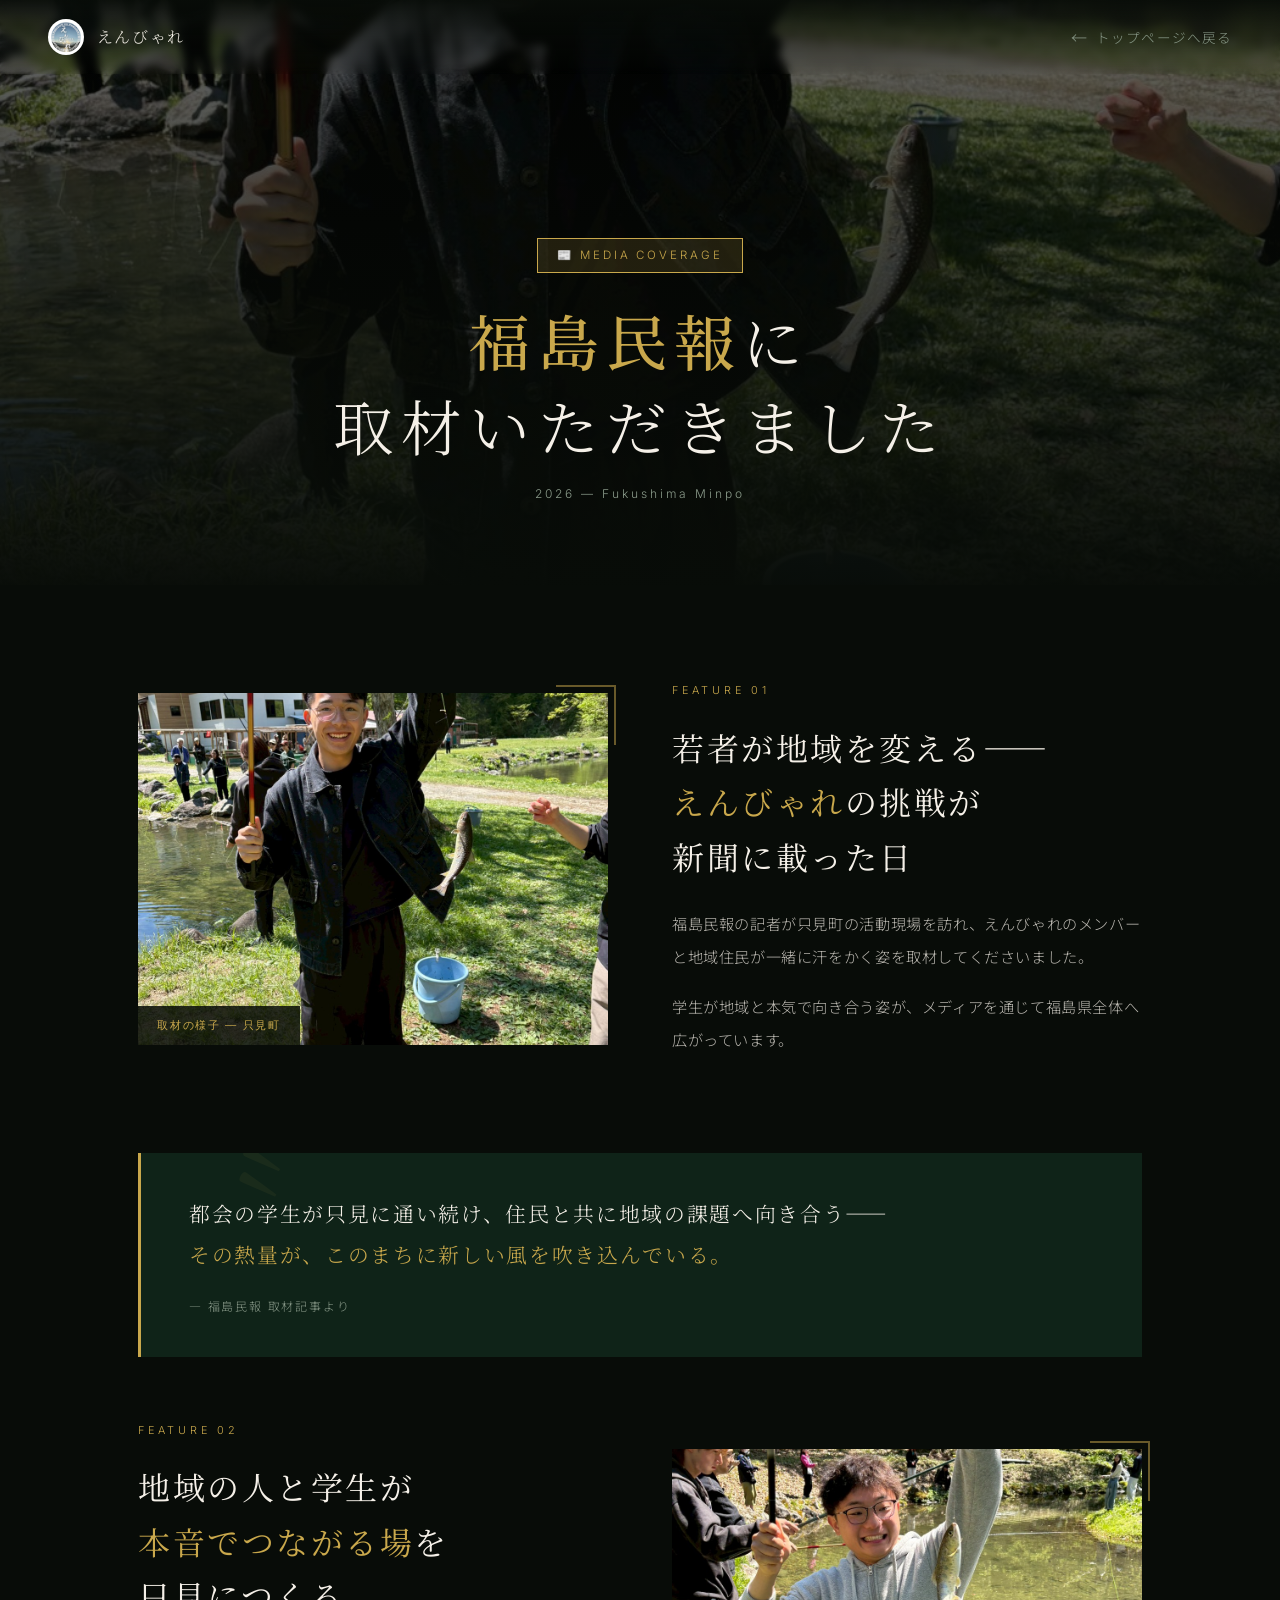
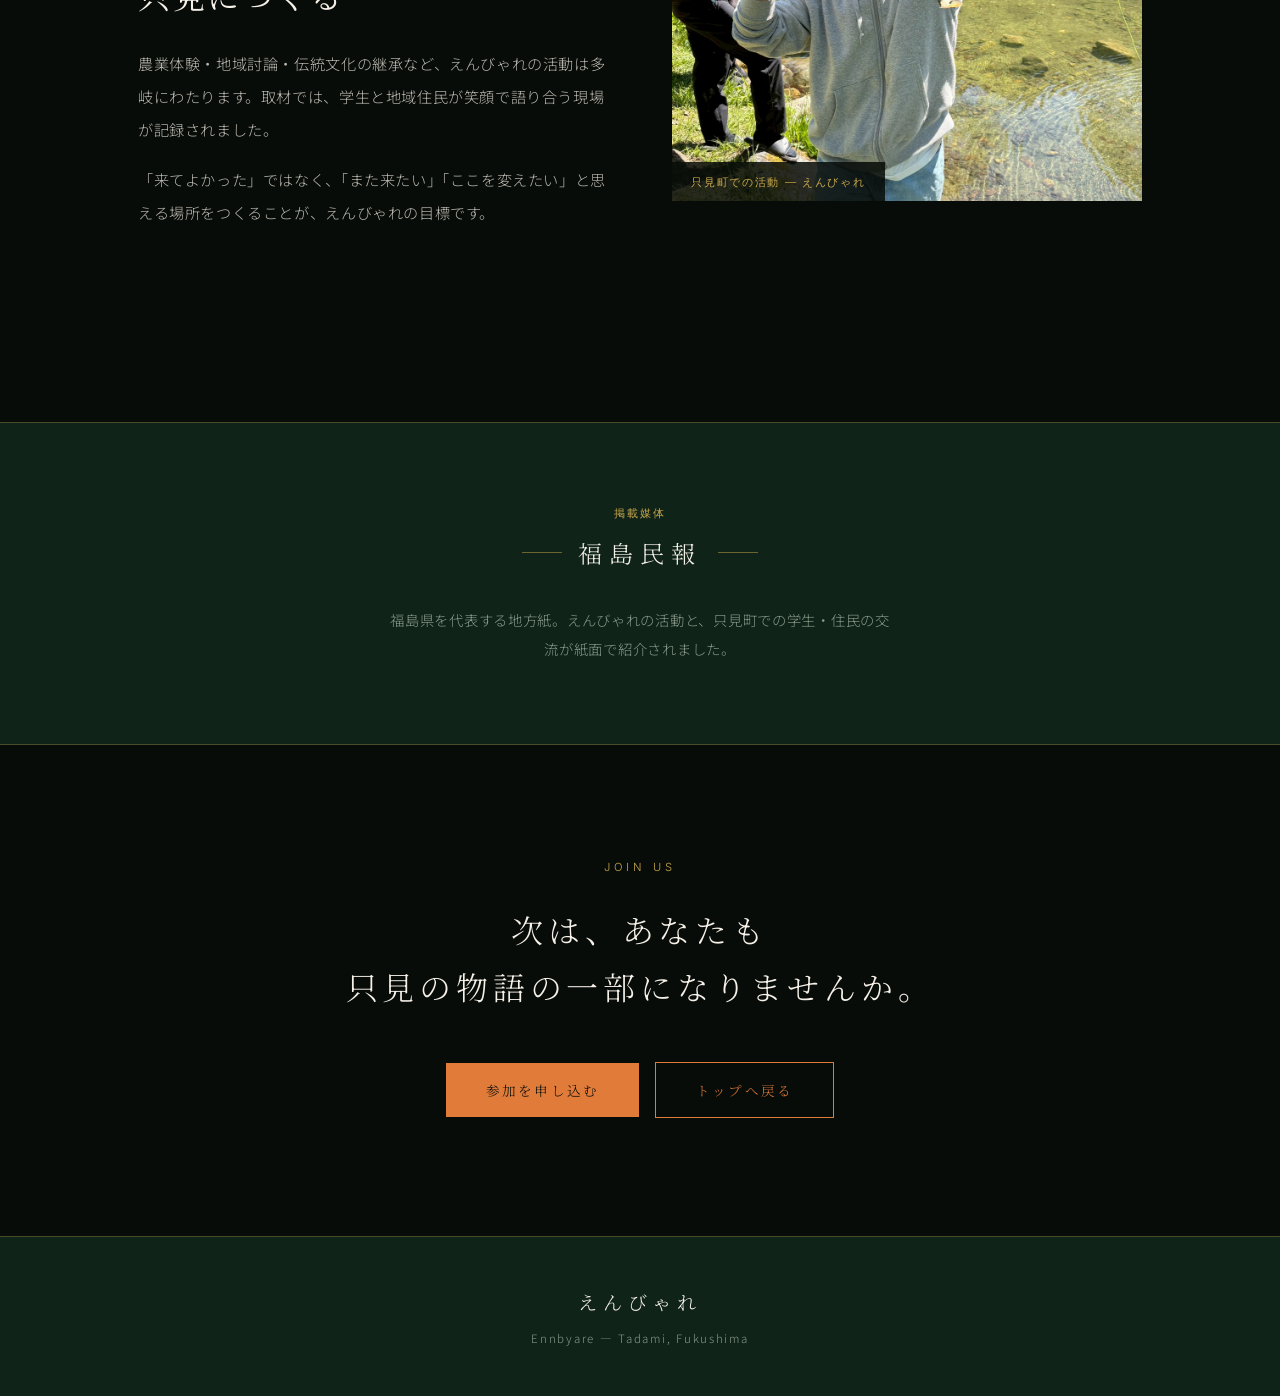
<file: media.html>
<!DOCTYPE html>
<html lang="ja">
<head>
<meta charset="UTF-8">
<meta name="viewport" content="width=device-width, initial-scale=1.0">
<title>メディア掲載 | えんびゃれ</title>
<link rel="preconnect" href="https://fonts.googleapis.com">
<link rel="preconnect" href="https://fonts.gstatic.com" crossorigin>
<link href="https://fonts.googleapis.com/css2?family=Noto+Serif+JP:wght@300;400;500;600;700&family=Noto+Sans+JP:wght@300;400;500&family=Inter:wght@300;400;500&display=swap" rel="stylesheet">
  <link rel="stylesheet" href="css/media.css">
</head>
<body>

<!-- ── NAV ── -->
<nav>
  <a href="index.html" class="nav-logo">
    <img src="logo.png" alt="えんびゃれ" onerror="this.style.display='none'">
    <span class="nav-logo-text">えんびゃれ</span>
  </a>
  <a href="index.html" class="nav-back">トップページへ戻る</a>
</nav>

<!-- ── HERO ── -->
<section class="hero">
  <div class="hero-bg"></div>
  <div class="hero-overlay"></div>
  <div class="hero-content">
    <p class="hero-badge">📰 Media Coverage</p>
    <h1 class="hero-title">
      <strong>福島民報</strong>に<br>取材いただきました
    </h1>
    <p class="hero-date">2026 — Fukushima Minpo</p>
  </div>
</section>

<!-- ── MAIN FEATURE ── -->
<section class="feature">

  <!-- 写真1 + テキスト -->
  <div class="feature-grid reveal">
    <div class="feature-img-wrap">
      <img src="images/24.jpg" alt="福島民報 取材の様子" class="feature-img">
      <div class="feature-img-accent"></div>
      <p class="feature-img-label">取材の様子 — 只見町</p>
    </div>
    <div class="feature-text">
      <span class="feature-tag">Feature 01</span>
      <h2 class="feature-heading">
        若者が地域を変える——<br>
        <em>えんびゃれ</em>の挑戦が<br>
        新聞に載った日
      </h2>
      <p class="feature-body">
        福島民報の記者が只見町の活動現場を訪れ、えんびゃれのメンバーと地域住民が一緒に汗をかく姿を取材してくださいました。
      </p>
      <p class="feature-body">
        学生が地域と本気で向き合う姿が、メディアを通じて福島県全体へ広がっています。
      </p>
    </div>
  </div>

  <!-- 引用 -->
  <div class="quote-block reveal">
    <p class="quote-text">
      都会の学生が只見に通い続け、住民と共に地域の課題へ向き合う——<br>
      <em>その熱量が、このまちに新しい風を吹き込んでいる。</em>
    </p>
    <p class="quote-source">— 福島民報 取材記事より</p>
  </div>

  <!-- 写真2 + テキスト（逆配置） -->
  <div class="feature-grid reverse reveal">
    <div class="feature-img-wrap">
      <img src="images/25.jpg" alt="取材写真" class="feature-img">
      <div class="feature-img-accent"></div>
      <p class="feature-img-label">只見町での活動 — えんびゃれ</p>
    </div>
    <div class="feature-text">
      <span class="feature-tag">Feature 02</span>
      <h2 class="feature-heading">
        地域の人と学生が<br>
        <em>本音でつながる場</em>を<br>
        只見につくる
      </h2>
      <p class="feature-body">
        農業体験・地域討論・伝統文化の継承など、えんびゃれの活動は多岐にわたります。取材では、学生と地域住民が笑顔で語り合う現場が記録されました。
      </p>
      <p class="feature-body">
        「来てよかった」ではなく、「また来たい」「ここを変えたい」と思える場所をつくることが、えんびゃれの目標です。
      </p>
    </div>
  </div>

</section>

<!-- ── MEDIA OUTLET INFO ── -->
<div class="media-card-section reveal">
  <div class="media-card-inner">
    <span class="media-outlet-type">掲載媒体</span>
    <div class="media-outlet">
      <div class="media-outlet-line"></div>
      <p class="media-outlet-name">福島民報</p>
      <div class="media-outlet-line"></div>
    </div>
    <p class="media-desc">
      福島県を代表する地方紙。えんびゃれの活動と、只見町での学生・住民の交流が紙面で紹介されました。
    </p>
  </div>
</div>

<!-- ── CTA ── -->
<div class="page-cta reveal">
  <span class="cta-label">Join Us</span>
  <p class="cta-title">
    次は、あなたも<br>只見の物語の一部になりませんか。
  </p>
  <a href="index.html#contact" class="btn-solid">参加を申し込む</a>
  <a href="index.html" class="btn-outline">トップへ戻る</a>
</div>

<!-- ── FOOTER ── -->
<footer>
  <p class="footer-logo">えんびゃれ</p>
  <p class="footer-sub">Ennbyare — Tadami, Fukushima</p>
</footer>

<script src="js/media.js"></script>

</body>
</html>
</file>
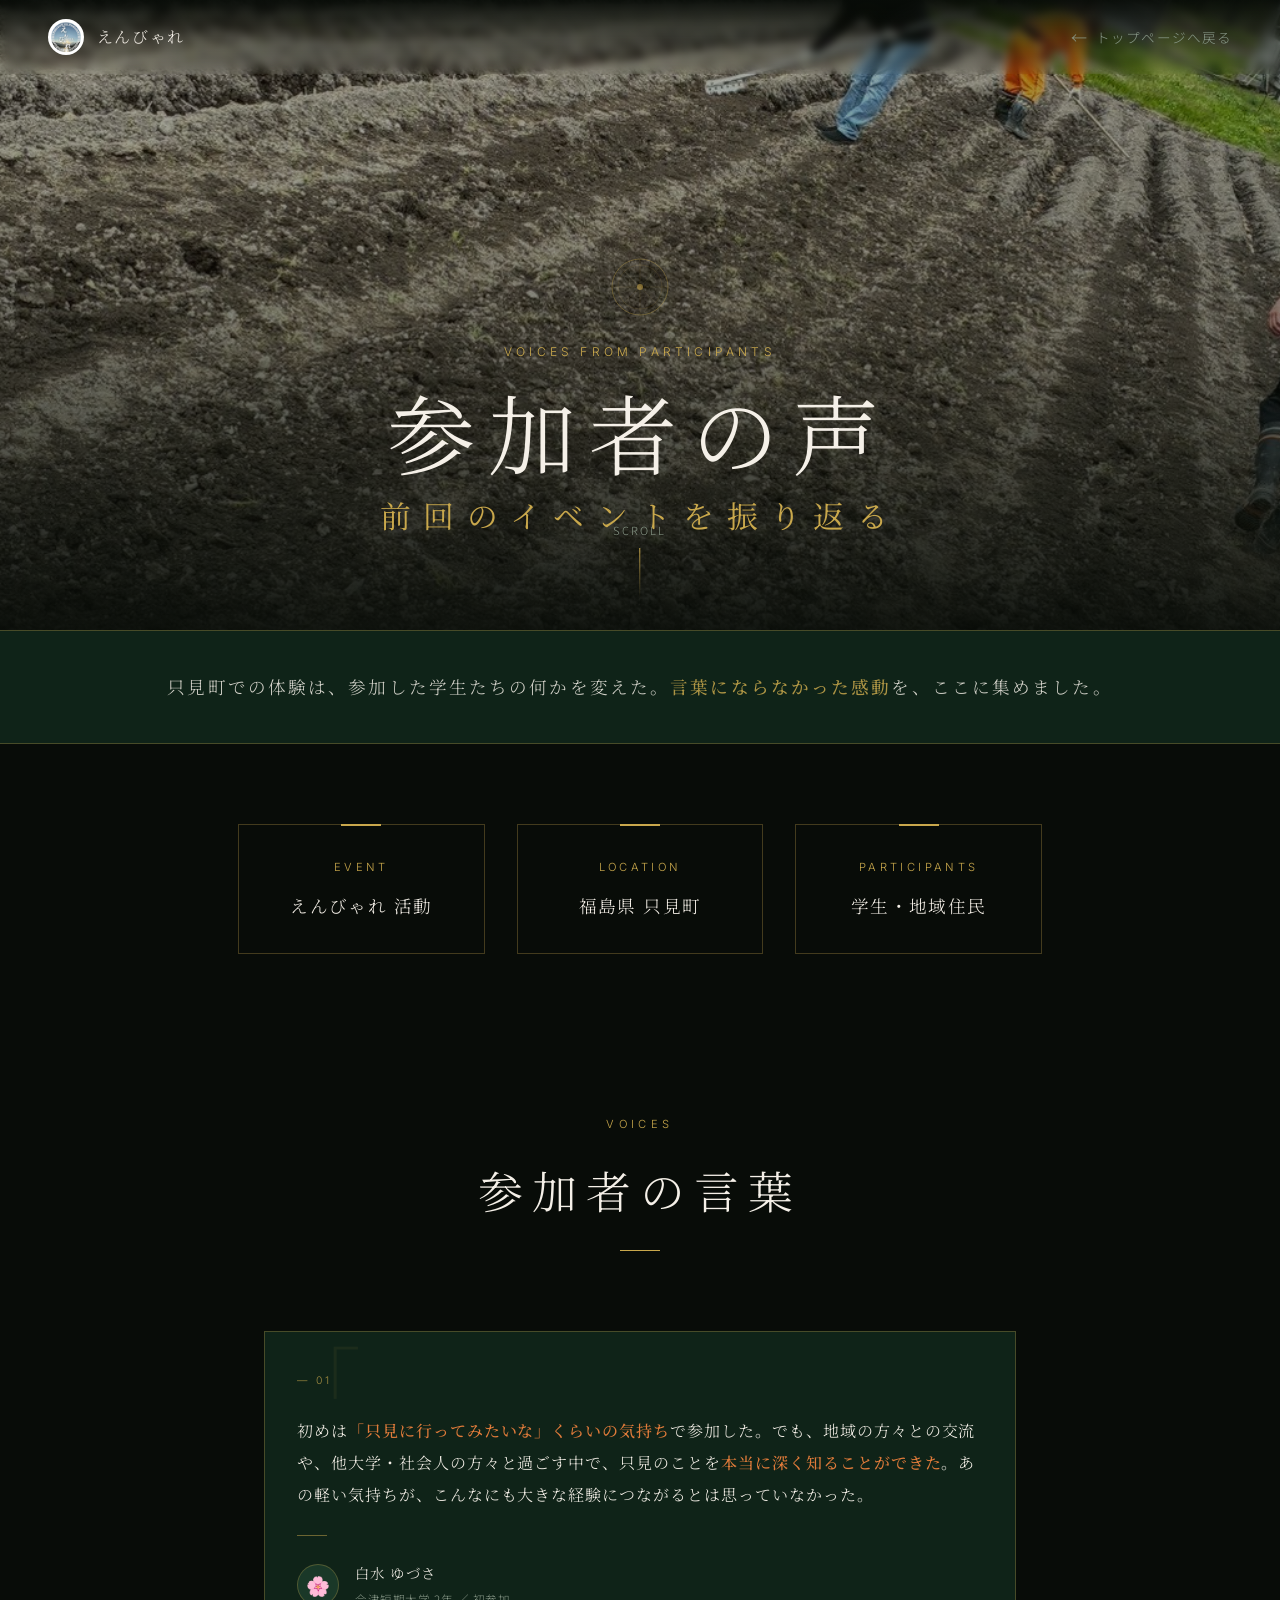
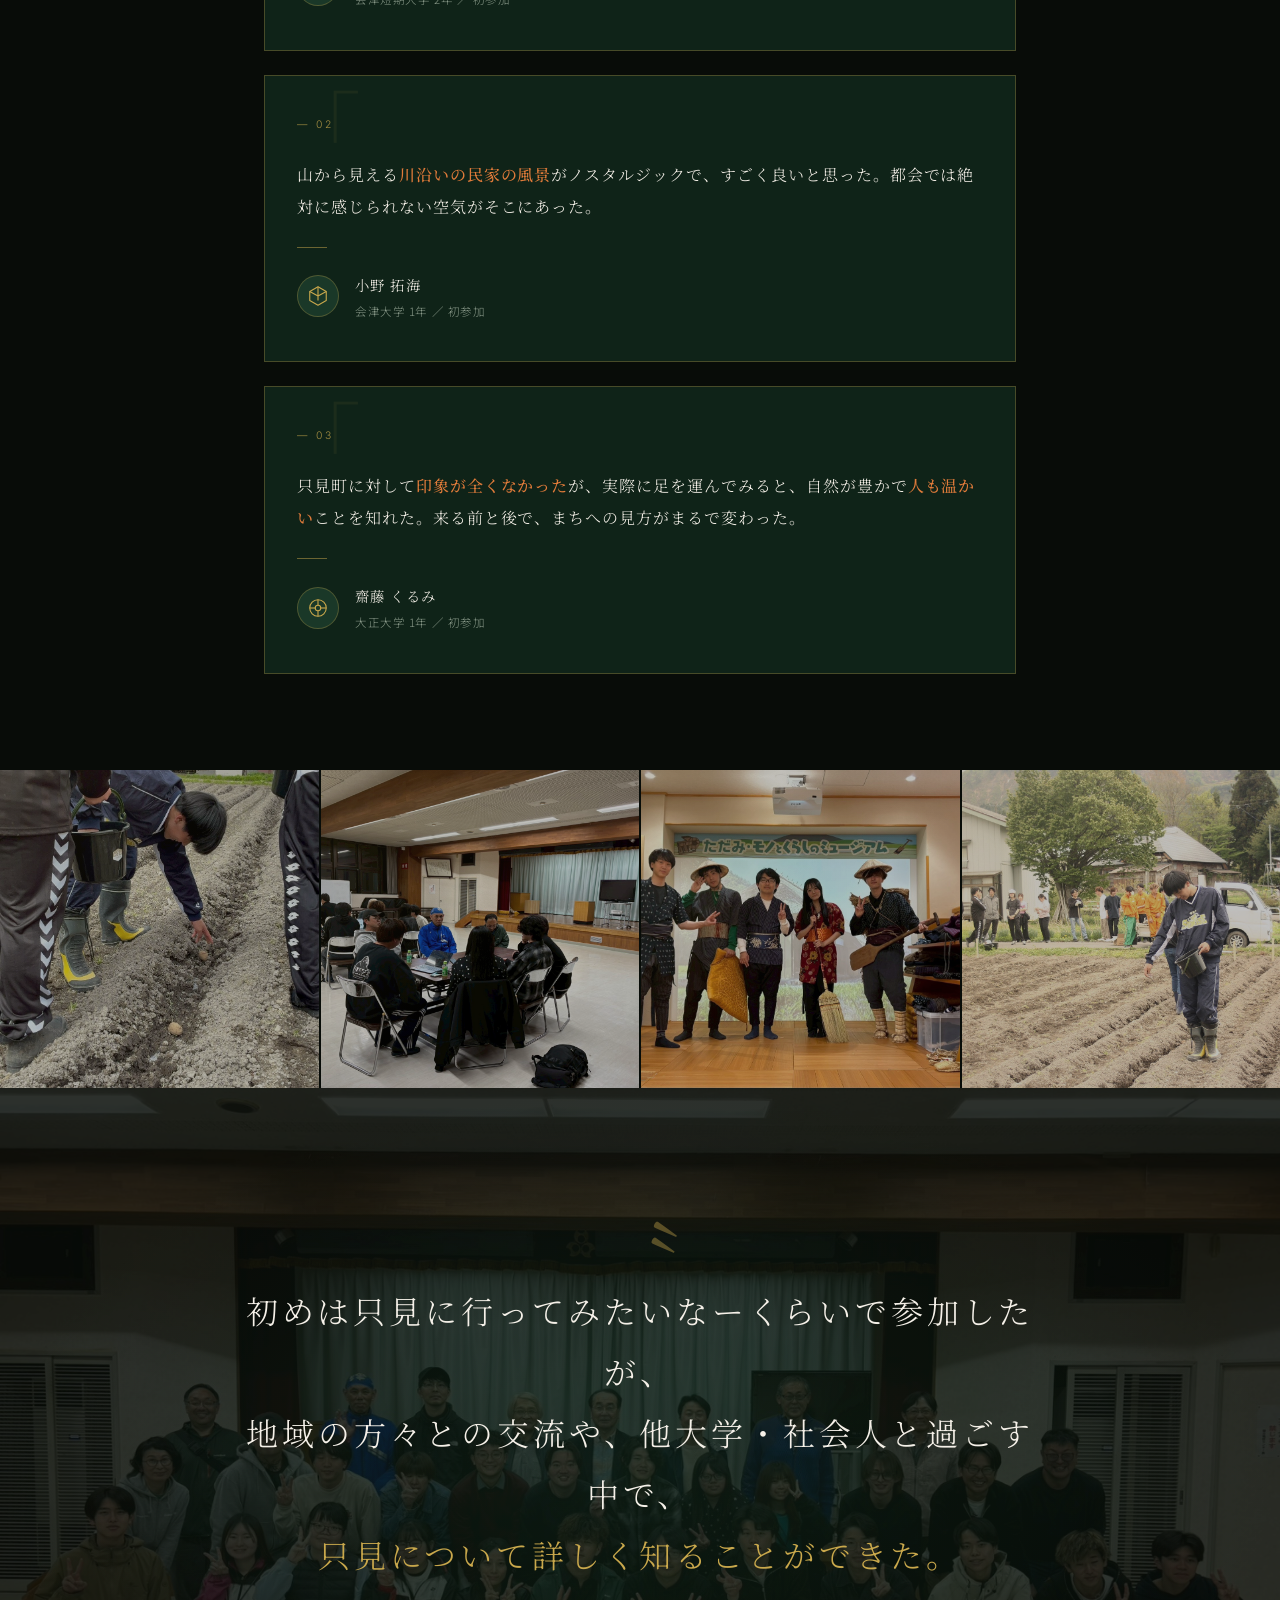
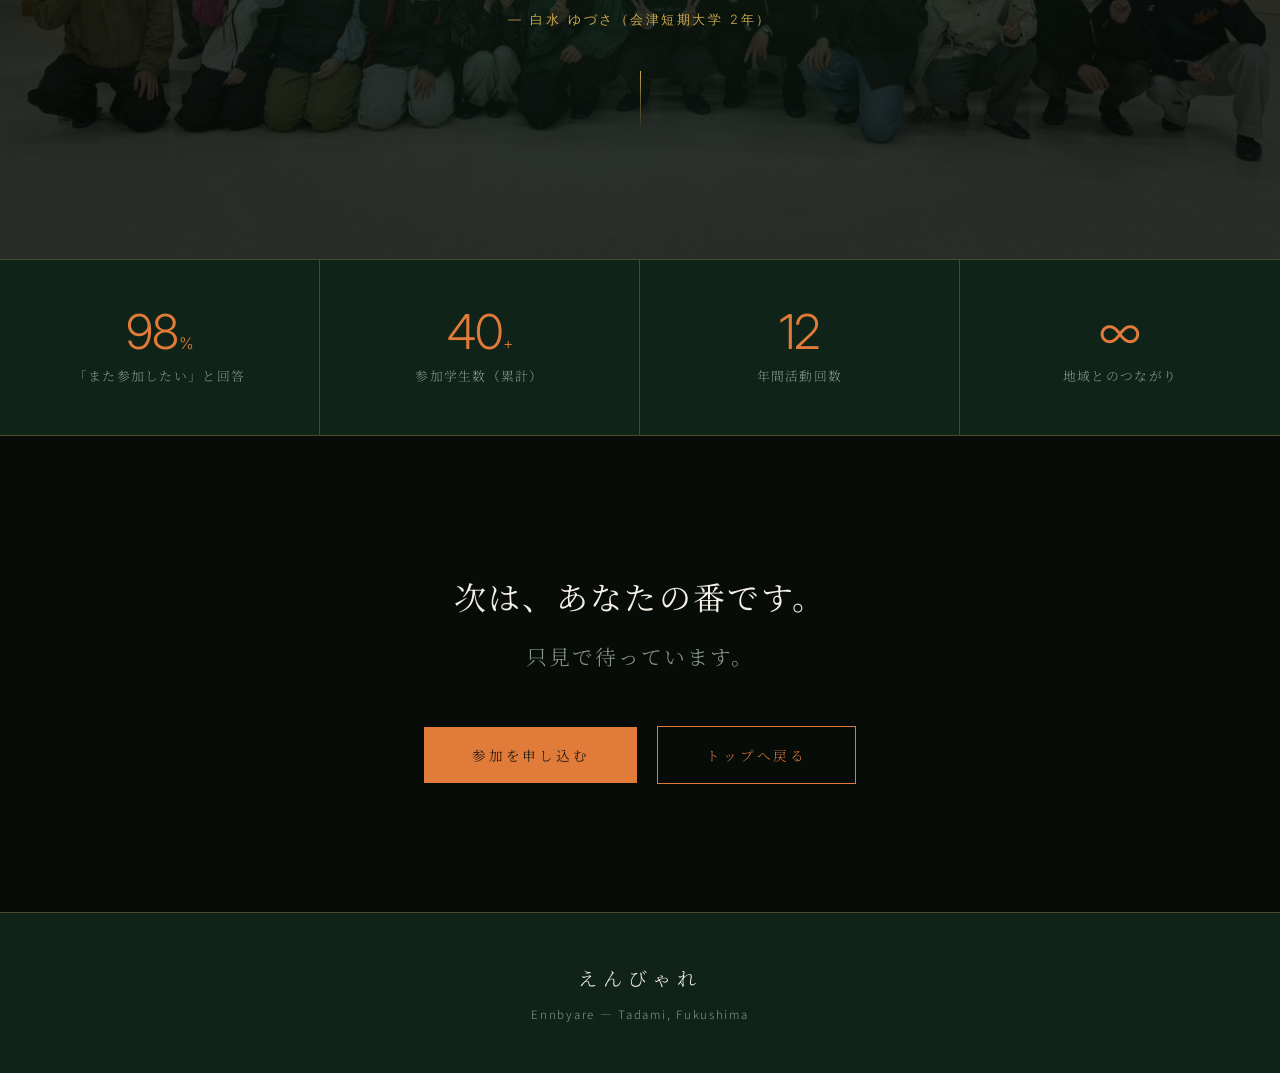
<file: voices.html>
<!DOCTYPE html>
<html lang="ja">
<head>
<meta charset="UTF-8">
<meta name="viewport" content="width=device-width, initial-scale=1.0">
<title>参加者の声 | えんびゃれ</title>
<link rel="preconnect" href="https://fonts.googleapis.com">
<link rel="preconnect" href="https://fonts.gstatic.com" crossorigin>
<link href="https://fonts.googleapis.com/css2?family=Noto+Serif+JP:wght@300;400;500;600;700&family=Noto+Sans+JP:wght@300;400;500&family=Inter:wght@300;400;500&display=swap" rel="stylesheet">
  <link rel="stylesheet" href="css/voices.css">
</head>
<body>

<!-- ── NAV ── -->
<nav>
  <a href="index.html" class="nav-logo">
    <img src="logo.png" alt="えんびゃれ" onerror="this.style.display='none'">
    <span class="nav-logo-text">えんびゃれ</span>
  </a>
  <a href="index.html" class="nav-back">トップページへ戻る</a>
</nav>

<!-- ── HERO ── -->
<section class="hero">
  <div class="hero-bg" id="heroBg"></div>
  <div class="hero-overlay"></div>
  <div class="hero-content">
    <!-- 家紋風SVG装飾 -->
    <svg class="hero-kamon" viewBox="0 0 60 60" fill="none" xmlns="http://www.w3.org/2000/svg">
      <circle cx="30" cy="30" r="28" stroke="#c9a84c" stroke-width="0.8" opacity="0.6"/>
      <circle cx="30" cy="30" r="22" stroke="#c9a84c" stroke-width="0.4" opacity="0.4"/>
      <circle cx="30" cy="30" r="3" fill="#c9a84c" opacity="0.8"/>
      <line x1="30" y1="2" x2="30" y2="58" stroke="#c9a84c" stroke-width="0.4" opacity="0.3"/>
      <line x1="2" y1="30" x2="58" y2="30" stroke="#c9a84c" stroke-width="0.4" opacity="0.3"/>
      <line x1="10" y1="10" x2="50" y2="50" stroke="#c9a84c" stroke-width="0.4" opacity="0.2"/>
      <line x1="50" y1="10" x2="10" y2="50" stroke="#c9a84c" stroke-width="0.4" opacity="0.2"/>
    </svg>
    <p class="hero-sub">Voices from Participants</p>
    <h1 class="hero-title">
      参加者の声
      <span>前回のイベントを振り返る</span>
    </h1>
  </div>
  <div class="hero-scroll">SCROLL</div>
</section>

<!-- ── INTRO STRIP ── -->
<div class="intro-strip reveal">
  <p>只見町での体験は、参加した学生たちの何かを変えた。<strong>言葉にならなかった感動</strong>を、ここに集めました。</p>
</div>

<!-- ── EVENT INFO ── -->
<div class="event-info">
  <div class="event-item reveal delay-1">
    <p class="event-item-label">Event</p>
    <p class="event-item-value">えんびゃれ 活動</p>
  </div>
  <div class="event-item reveal delay-2">
    <p class="event-item-label">Location</p>
    <p class="event-item-value">福島県 只見町</p>
  </div>
  <div class="event-item reveal delay-3">
    <p class="event-item-label">Participants</p>
    <p class="event-item-value">学生・地域住民</p>
  </div>
</div>

<!-- ── VOICES ── -->
<div class="sec-header reveal">
  <span class="sec-label">Voices</span>
  <h2 class="sec-title">参加者の言葉</h2>
</div>

<section class="voices-section">
  <div class="voices-grid">

    <!-- Card 1 -->
    <div class="voice-card reveal">
      <div class="voice-card-inner">
        <p class="voice-number">— 01</p>
        <p class="voice-text">
          初めは<em>「只見に行ってみたいな」くらいの気持ち</em>で参加した。でも、地域の方々との交流や、他大学・社会人の方々と過ごす中で、只見のことを<em>本当に深く知ることができた</em>。あの軽い気持ちが、こんなにも大きな経験につながるとは思っていなかった。
        </p>
        <div class="voice-divider"></div>
        <div class="voice-author">
          <div class="voice-icon">🌸</div>
          <div class="voice-author-info">
            <p class="voice-name">白水 ゆづさ</p>
            <p class="voice-attr">会津短期大学 2年 ／ 初参加</p>
          </div>
        </div>
      </div>
    </div>

    <!-- Card 2 -->
    <div class="voice-card reveal delay-1">
      <div class="voice-card-inner">
        <p class="voice-number">— 02</p>
        <p class="voice-text">
          山から見える<em>川沿いの民家の風景</em>がノスタルジックで、すごく良いと思った。都会では絶対に感じられない空気がそこにあった。
        </p>
        <div class="voice-divider"></div>
        <div class="voice-author">
          <div class="voice-icon">
            <svg width="22" height="22" viewBox="0 0 24 24" fill="none" xmlns="http://www.w3.org/2000/svg">
              <path d="M12 2L3 7v10l9 5 9-5V7L12 2z" stroke="#c9a84c" stroke-width="1.2" stroke-linejoin="round"/>
              <path d="M12 2v15M3 7l9 5 9-5" stroke="#c9a84c" stroke-width="1.2" stroke-linejoin="round"/>
            </svg>
          </div>
          <div class="voice-author-info">
            <p class="voice-name">小野 拓海</p>
            <p class="voice-attr">会津大学 1年 ／ 初参加</p>
          </div>
        </div>
      </div>
    </div>

    <!-- Card 3 -->
    <div class="voice-card reveal">
      <div class="voice-card-inner">
        <p class="voice-number">— 03</p>
        <p class="voice-text">
          只見町に対して<em>印象が全くなかった</em>が、実際に足を運んでみると、自然が豊かで<em>人も温かい</em>ことを知れた。来る前と後で、まちへの見方がまるで変わった。
        </p>
        <div class="voice-divider"></div>
        <div class="voice-author">
          <div class="voice-icon">
            <svg width="22" height="22" viewBox="0 0 24 24" fill="none" xmlns="http://www.w3.org/2000/svg">
              <circle cx="12" cy="12" r="9" stroke="#c9a84c" stroke-width="1.2"/>
              <circle cx="12" cy="12" r="3" stroke="#c9a84c" stroke-width="1.2"/>
              <line x1="12" y1="3" x2="12" y2="9" stroke="#c9a84c" stroke-width="1.2"/>
              <line x1="12" y1="15" x2="12" y2="21" stroke="#c9a84c" stroke-width="1.2"/>
              <line x1="3" y1="12" x2="9" y2="12" stroke="#c9a84c" stroke-width="1.2"/>
              <line x1="15" y1="12" x2="21" y2="12" stroke="#c9a84c" stroke-width="1.2"/>
            </svg>
          </div>
          <div class="voice-author-info">
            <p class="voice-name">齋藤 くるみ</p>
            <p class="voice-attr">大正大学 1年 ／ 初参加</p>
          </div>
        </div>
      </div>
    </div>


  </div>
</section>

<!-- ── PHOTO STRIP ── -->
<div class="photo-strip">
  <div class="photo-strip-item">
    <img src="images/2.jpg" alt="活動の様子">
  </div>
  <div class="photo-strip-item">
    <img src="images/6.jpg" alt="活動の様子">
  </div>
  <div class="photo-strip-item">
    <img src="images/10.jpg" alt="活動の様子">
  </div>
  <div class="photo-strip-item">
    <img src="images/14.jpg" alt="活動の様子">
  </div>
</div>

<!-- ── HIGHLIGHT QUOTE ── -->
<div class="highlight-quote">
  <div class="highlight-quote-bg"></div>
  <div class="highlight-quote-inner reveal">
    <span class="hq-mark">〝</span>
    <p class="hq-text">
      初めは只見に行ってみたいなーくらいで参加したが、<br>
      地域の方々との交流や、他大学・社会人と過ごす中で、<br>
      <em>只見について詳しく知ることができた。</em>
    </p>
    <p style="margin-top:1.5rem;font-size:0.8rem;letter-spacing:0.2em;color:var(--gold);font-family:'Inter',sans-serif;">— 白水 ゆづさ（会津短期大学 2年）</p>
    <div class="hq-line"></div>
  </div>
</div>

<!-- ── STATS ── -->
<div class="stats-row">
  <div class="stat-cell reveal">
    <div class="stat-num">98<span style="font-size:1rem;">%</span></div>
    <span class="stat-unit">「また参加したい」と回答</span>
  </div>
  <div class="stat-cell reveal delay-1">
    <div class="stat-num">40<span style="font-size:1rem;">+</span></div>
    <span class="stat-unit">参加学生数（累計）</span>
  </div>
  <div class="stat-cell reveal delay-2">
    <div class="stat-num">12</div>
    <span class="stat-unit">年間活動回数</span>
  </div>
  <div class="stat-cell reveal delay-3">
    <div class="stat-num">∞</div>
    <span class="stat-unit">地域とのつながり</span>
  </div>
</div>

<!-- ── CTA ── -->
<div class="page-cta reveal">
  <p>
    <strong>次は、あなたの番です。</strong>
    只見で待っています。
  </p>
  <a href="index.html#contact" class="btn-solid">参加を申し込む</a>
  <a href="index.html" class="btn-outline">トップへ戻る</a>
</div>

<!-- ── FOOTER ── -->
<footer>
  <p class="footer-logo">えんびゃれ</p>
  <p class="footer-sub">Ennbyare — Tadami, Fukushima</p>
</footer>

<script src="js/voices.js"></script>

</body>
</html>
</file>
<file: css/index.css>
*, *::before, *::after { box-sizing: border-box; margin: 0; padding: 0; }

    :root {
      --forest:    #0f2318;
      --green:     #1a3a2a;
      --green-mid: #2d5a3d;
      --green-bright: #4a9060;
      --sunset:    #e07b3a;
      --sunset-light: #f0a060;
      --black:     #080c08;
      --offwhite:  #f4f1eb;
      --white:     #ffffff;
      --ink:       #1a1a1a;
      --muted:     #8a8a7e;
      --border:    rgba(255,255,255,0.1);
    }

    html {
      scroll-behavior: smooth;
      overflow-x: hidden;
    }

    body {
      font-family: 'Noto Sans JP', sans-serif;
      background: var(--offwhite);
      color: var(--ink);
      overflow-x: hidden;
      -webkit-font-smoothing: antialiased;
    }

    ::selection { background: var(--sunset); color: var(--white); }

    /* ── FADE-IN ANIMATIONS ── */
    .reveal {
      opacity: 0;
      transform: translateY(40px);
      transition: opacity 0.8s ease, transform 0.8s ease;
    }

    .reveal.visible {
      opacity: 1;
      transform: translateY(0);
    }

    .reveal-left {
      opacity: 0;
      transform: translateX(-30px);
      transition: opacity 0.9s ease, transform 0.9s ease;
    }

    .reveal-left.visible {
      opacity: 1;
      transform: translateX(0);
    }

    .reveal-right {
      opacity: 0;
      transform: translateX(30px);
      transition: opacity 0.9s ease, transform 0.9s ease;
    }

    .reveal-right.visible {
      opacity: 1;
      transform: translateX(0);
    }

    .delay-1 { transition-delay: 0.1s; }
    .delay-2 { transition-delay: 0.2s; }
    .delay-3 { transition-delay: 0.3s; }
    .delay-4 { transition-delay: 0.4s; }
    .delay-5 { transition-delay: 0.5s; }
    .delay-6 { transition-delay: 0.6s; }

    /* ── NAV ── */
    nav {
      position: fixed;
      top: 0; left: 0; right: 0;
      z-index: 500;
      height: 68px;
      display: flex;
      align-items: center;
      justify-content: space-between;
      padding: 0 2.5rem;
      transition: background 0.4s, backdrop-filter 0.4s;
    }
    .nav-top-row { display: contents; }

    nav.scrolled {
      background: rgba(8,12,8,0.92);
      backdrop-filter: blur(20px);
      border-bottom: 1px solid rgba(255,255,255,0.06);
    }

    .nav-brand {
      display: flex;
      align-items: center;
      gap: 0.7rem;
      text-decoration: none;
    }

    .nav-logo-img {
      width: 40px; height: 40px;
      border-radius: 50%;
      object-fit: cover;
      border: 1.5px solid rgba(224,123,58,0.6);
    }

    .nav-brand-name {
      font-family: 'Noto Serif JP', serif;
      font-size: 1.15rem;
      font-weight: 900;
      color: var(--white);
      letter-spacing: 0.1em;
    }

    .nav-brand-name span { color: var(--sunset-light); }

    .nav-menu {
      display: flex;
      gap: 2.2rem;
      list-style: none;
    }

    .nav-menu a {
      font-size: 0.76rem;
      font-weight: 400;
      letter-spacing: 0.14em;
      color: rgba(255,255,255,0.7);
      text-decoration: none;
      transition: color 0.2s;
    }

    .nav-menu a:hover { color: var(--white); }

    .nav-right {
      display: flex;
      align-items: center;
      gap: 1rem;
    }

    .nav-social {
      display: flex;
      align-items: center;
      color: rgba(255,255,255,0.55);
      text-decoration: none;
      transition: color 0.2s;
    }

    .nav-social:hover { color: var(--sunset-light); }
    .nav-social svg { width: 18px; height: 18px; }

    .nav-cta {
      padding: 0.5em 1.2em;
      background: var(--sunset);
      color: var(--white);
      font-size: 0.76rem;
      font-weight: 700;
      letter-spacing: 0.1em;
      text-decoration: none;
      border-radius: 2px;
      transition: background 0.2s;
    }

    .nav-cta:hover { background: var(--sunset-light); }

    /* ── HERO ── */
    .hero {
      position: relative;
      height: 100svh;
      min-height: 700px;
      display: flex;
      align-items: center;
      justify-content: center;
      overflow: hidden;
    }

    .hero-parallax {
      position: absolute;
      inset: -15%;
      background-image: url('../images/17.jpg');
      background-size: cover;
      background-position: center;
      will-change: transform;
    }

    .hero-overlay {
      position: absolute;
      inset: 0;
      background: linear-gradient(
        160deg,
        rgba(8,12,8,0.75) 0%,
        rgba(15,35,24,0.6) 40%,
        rgba(8,12,8,0.85) 100%
      );
    }

    .hero-content {
      position: relative;
      z-index: 2;
      text-align: center;
      padding: 0 1.5rem;
      max-width: 900px;
    }

    .hero-eyebrow {
      display: inline-flex;
      align-items: center;
      gap: 0.8rem;
      font-size: 0.7rem;
      font-weight: 500;
      letter-spacing: 0.28em;
      color: var(--sunset-light);
      margin-bottom: 2rem;
      opacity: 0;
      animation: fadeDown 1s ease 0.3s forwards;
    }

    .hero-eyebrow::before, .hero-eyebrow::after {
      content: '';
      width: 30px; height: 1px;
      background: var(--sunset-light);
    }

    .hero-title {
      font-family: 'Noto Serif JP', serif;
      font-size: clamp(2.8rem, 7vw, 5.5rem);
      font-weight: 900;
      color: var(--white);
      line-height: 1.25;
      letter-spacing: 0.04em;
      margin-bottom: 2rem;
      opacity: 0;
      animation: fadeUp 1s ease 0.6s forwards;
    }

    .hero-title .accent {
      color: var(--sunset-light);
      display: block;
    }

    .hero-sub {
      font-size: clamp(0.95rem, 2vw, 1.1rem);
      font-weight: 300;
      color: rgba(255,255,255,0.75);
      line-height: 2.2;
      letter-spacing: 0.08em;
      margin-bottom: 3.5rem;
      opacity: 0;
      animation: fadeUp 1s ease 0.9s forwards;
    }

    .hero-btns {
      display: flex;
      gap: 1rem;
      justify-content: center;
      flex-wrap: wrap;
      opacity: 0;
      animation: fadeUp 1s ease 1.1s forwards;
    }

    .btn-primary {
      display: inline-flex;
      align-items: center;
      gap: 0.5rem;
      padding: 0.9em 2.2em;
      background: var(--sunset);
      color: var(--white);
      font-family: 'Noto Sans JP', sans-serif;
      font-size: 0.88rem;
      font-weight: 700;
      letter-spacing: 0.1em;
      text-decoration: none;
      border-radius: 2px;
      transition: all 0.25s;
    }

    .btn-primary:hover {
      background: var(--sunset-light);
      transform: translateY(-3px);
      box-shadow: 0 8px 30px rgba(224,123,58,0.4);
    }

    .btn-ghost {
      display: inline-flex;
      align-items: center;
      gap: 0.5rem;
      padding: 0.9em 2.2em;
      border: 1px solid rgba(255,255,255,0.4);
      color: var(--white);
      font-family: 'Noto Sans JP', sans-serif;
      font-size: 0.88rem;
      font-weight: 400;
      letter-spacing: 0.1em;
      text-decoration: none;
      border-radius: 2px;
      transition: all 0.25s;
    }

    .btn-ghost:hover {
      border-color: var(--white);
      background: rgba(255,255,255,0.08);
      transform: translateY(-3px);
    }

    .hero-scroll-hint {
      position: absolute;
      bottom: 2.5rem;
      left: 50%;
      transform: translateX(-50%);
      display: flex;
      flex-direction: column;
      align-items: center;
      gap: 0.5rem;
      color: rgba(255,255,255,0.4);
      font-size: 0.62rem;
      letter-spacing: 0.2em;
      opacity: 0;
      animation: fadeUp 1s ease 1.5s forwards;
    }

    .scroll-line {
      width: 1px;
      height: 50px;
      background: linear-gradient(to bottom, rgba(255,255,255,0.4), transparent);
      animation: scrollAnim 2s ease-in-out infinite;
    }

    @keyframes fadeUp {
      from { opacity: 0; transform: translateY(20px); }
      to { opacity: 1; transform: translateY(0); }
    }

    @keyframes fadeDown {
      from { opacity: 0; transform: translateY(-10px); }
      to { opacity: 1; transform: translateY(0); }
    }

    @keyframes scrollAnim {
      0%, 100% { opacity: 0.3; transform: scaleY(0.8); }
      50% { opacity: 1; transform: scaleY(1); }
    }

    /* ── TICKER ── */
    .ticker {
      background: var(--forest);
      border-top: 1px solid rgba(255,255,255,0.05);
      border-bottom: 1px solid rgba(255,255,255,0.05);
      padding: 0.75rem 0;
      overflow: hidden;
      white-space: nowrap;
    }

    .ticker-track {
      display: inline-flex;
      gap: 3rem;
      animation: ticker 30s linear infinite;
    }

    .ticker-item {
      font-size: 0.7rem;
      letter-spacing: 0.2em;
      text-transform: uppercase;
      color: rgba(255,255,255,0.45);
      display: inline-flex;
      align-items: center;
      gap: 1.5rem;
    }

    .ticker-item .dot {
      width: 4px; height: 4px;
      border-radius: 50%;
      background: var(--sunset);
    }

    @keyframes ticker {
      from { transform: translateX(0); }
      to { transform: translateX(-50%); }
    }

    /* ── SECTIONS ── */
    .sec { padding: 8rem 1.5rem; overflow-x: clip; }
    .inner { max-width: 1140px; margin: 0 auto; }

    /* ── ABOUT ── */
    #about { background: var(--white); }

    .about-header {
      text-align: center;
      max-width: 700px;
      margin: 0 auto 5rem;
    }

    .sec-label {
      font-size: 0.68rem;
      font-weight: 700;
      letter-spacing: 0.3em;
      text-transform: uppercase;
      color: var(--green-bright);
      margin-bottom: 1rem;
    }

    .sec-title {
      font-family: 'Noto Serif JP', serif;
      font-size: clamp(1.8rem, 3.5vw, 2.8rem);
      font-weight: 900;
      color: var(--ink);
      line-height: 1.4;
      letter-spacing: 0.06em;
      margin-bottom: 1.5rem;
    }

    .sec-lead {
      font-size: 0.92rem;
      font-weight: 300;
      color: var(--muted);
      line-height: 2.2;
      letter-spacing: 0.05em;
    }

    .about-pillars {
      display: grid;
      grid-template-columns: repeat(3, 1fr);
      gap: 2px;
      background: #eee;
      border: 2px solid #eee;
      margin-bottom: 5rem;
    }

    .pillar {
      background: var(--white);
      padding: 3rem 2.5rem;
      transition: background 0.3s;
    }

    .pillar:hover { background: #fafafa; }

    .pillar-num {
      font-size: 3.5rem;
      font-weight: 900;
      color: rgba(26,58,42,0.08);
      line-height: 1;
      margin-bottom: 1rem;
      font-family: 'Noto Serif JP', serif;
    }

    .pillar-title {
      font-family: 'Noto Serif JP', serif;
      font-size: 1.15rem;
      font-weight: 900;
      color: var(--green);
      margin-bottom: 1rem;
      line-height: 1.5;
    }

    .pillar-body {
      font-size: 0.86rem;
      font-weight: 300;
      color: var(--muted);
      line-height: 2;
    }

    .about-story {
      display: grid;
      grid-template-columns: 1fr 1fr;
      gap: 5rem;
      align-items: center;
    }

    .about-img-wrap {
      position: relative;
    }

    .about-img-main {
      width: 100%;
      height: 460px;
      object-fit: cover;
      display: block;
    }

    .about-img-sub {
      position: absolute;
      bottom: -2rem;
      right: -2rem;
      width: 55%;
      height: 240px;
      object-fit: cover;
      border: 4px solid var(--white);
      box-shadow: 0 20px 60px rgba(0,0,0,0.15);
    }

    .about-text {}

    .about-text p {
      font-size: 0.95rem;
      font-weight: 300;
      color: #4a4a4a;
      line-height: 2.3;
      margin-bottom: 1.2rem;
    }

    .about-text p strong {
      font-weight: 700;
      color: var(--green);
    }

    /* ── STATS ── */
    .stats-section {
      background: var(--forest);
      padding: 6rem 1.5rem;
    }

    .stats-grid {
      max-width: 1140px;
      margin: 0 auto;
      display: grid;
      grid-template-columns: repeat(4, 1fr);
      gap: 1px;
      background: rgba(255,255,255,0.06);
      border: 1px solid rgba(255,255,255,0.06);
    }

    .stat-item {
      background: var(--forest);
      padding: 3rem 2rem;
      text-align: center;
      transition: background 0.3s;
    }

    .stat-item:hover { background: var(--green); }

    .stat-num {
      font-family: 'Noto Serif JP', serif;
      font-size: 3.5rem;
      font-weight: 900;
      color: var(--white);
      line-height: 1;
      margin-bottom: 0.5rem;
    }

    .stat-num .unit {
      font-size: 1.5rem;
      color: var(--sunset-light);
    }

    .stat-label {
      font-size: 0.78rem;
      color: rgba(255,255,255,0.5);
      letter-spacing: 0.1em;
    }

    /* ── ACTIVITIES ── */
    #activities { background: var(--offwhite); }

    .act-header {
      display: grid;
      grid-template-columns: 1fr 1fr;
      gap: 4rem;
      align-items: end;
      margin-bottom: 4rem;
    }

    .act-grid {
      display: grid;
      grid-template-columns: repeat(3, 1fr);
      gap: 1rem;
    }

    .act-card {
      position: relative;
      height: 320px;
      overflow: hidden;
      cursor: pointer;
      border-radius: 4px;
    }

    .act-card img {
      width: 100%; height: 100%;
      object-fit: cover;
      transition: transform 0.6s ease;
      filter: brightness(0.7);
    }

    .act-card:hover img {
      transform: scale(1.08);
      filter: brightness(0.5);
    }

    .act-card-overlay {
      position: absolute;
      inset: 0;
      background: linear-gradient(to top, rgba(0,0,0,0.8) 0%, transparent 50%);
      display: flex;
      flex-direction: column;
      justify-content: flex-end;
      padding: 1.8rem;
    }

    .act-card-tag {
      font-size: 0.65rem;
      font-weight: 700;
      letter-spacing: 0.18em;
      color: var(--sunset-light);
      margin-bottom: 0.4rem;
    }

    .act-card-title {
      font-family: 'Noto Serif JP', serif;
      font-size: 1.05rem;
      font-weight: 900;
      color: var(--white);
      line-height: 1.4;
    }

    .act-card-desc {
      font-size: 0.82rem;
      font-weight: 300;
      color: rgba(255,255,255,0.8);
      line-height: 1.8;
      margin-top: 0.8rem;
      max-height: 0;
      overflow: hidden;
      transition: max-height 0.4s ease, margin 0.4s ease;
    }

    .act-card:hover .act-card-desc {
      max-height: 100px;
    }

    /* ── LEADER ── */
    .leader-section {
      background: var(--black);
      position: relative;
      overflow: hidden;
    }

    .leader-bg {
      position: absolute;
      inset: 0;
      background-image: url('../images/7.jpg');
      background-size: cover;
      background-position: center;
      opacity: 0.15;
    }

    .leader-inner {
      position: relative;
      z-index: 2;
      max-width: 1140px;
      margin: 0 auto;
      padding: 8rem 1.5rem;
      display: grid;
      grid-template-columns: 400px 1fr;
      gap: 7rem;
      align-items: center;
    }

    .leader-photo-frame {
      position: relative;
    }

    .leader-photo {
      width: 100%;
      aspect-ratio: 3/4;
      object-fit: cover;
      object-position: center top;
      display: block;
    }

    .leader-photo-accent {
      position: absolute;
      bottom: -1rem;
      right: -1rem;
      width: calc(100% - 2rem);
      height: calc(100% - 2rem);
      border: 1px solid var(--sunset);
      pointer-events: none;
      top: 1rem;
      left: 1rem;
      z-index: -1;
    }

    .leader-award-badge {
      position: absolute;
      top: 1.5rem;
      left: -1.5rem;
      background: var(--sunset);
      color: var(--white);
      padding: 0.8rem 1rem;
      font-size: 0.7rem;
      font-weight: 700;
      letter-spacing: 0.05em;
      line-height: 1.5;
      text-align: center;
    }

    .leader-content {}

    .leader-label {
      font-size: 0.68rem;
      font-weight: 700;
      letter-spacing: 0.3em;
      color: var(--sunset-light);
      margin-bottom: 1rem;
    }

    .leader-name {
      font-family: 'Noto Serif JP', serif;
      font-size: 2.4rem;
      font-weight: 900;
      color: var(--white);
      letter-spacing: 0.1em;
      margin-bottom: 0.4rem;
    }

    .leader-role {
      font-size: 0.78rem;
      color: rgba(255,255,255,0.4);
      letter-spacing: 0.08em;
      margin-bottom: 2rem;
    }

    .leader-divider {
      width: 40px;
      height: 1px;
      background: var(--sunset);
      margin-bottom: 2rem;
    }

    .leader-bio p {
      font-size: 0.92rem;
      font-weight: 300;
      color: rgba(255,255,255,0.65);
      line-height: 2.3;
      margin-bottom: 1rem;
    }

    .leader-bio strong { color: var(--white); font-weight: 600; }

    .leader-quote {
      margin-top: 2.5rem;
      padding: 1.5rem 2rem;
      border-left: 2px solid var(--sunset);
      background: rgba(255,255,255,0.04);
    }

    .leader-quote p {
      font-family: 'Noto Serif JP', serif;
      font-size: 1rem;
      color: var(--white);
      line-height: 2;
      font-weight: 600;
    }

    /* ── MEDIA ── */
    #media { background: var(--white); }

    .media-grid {
      display: grid;
      grid-template-columns: 1fr 1fr;
      gap: 5rem;
      align-items: center;
    }

    .media-img {
      width: 100%;
      display: block;
      box-shadow: 0 20px 60px rgba(0,0,0,0.1);
    }

    .media-label { color: var(--sunset); }

    .media-headline {
      font-family: 'Noto Serif JP', serif;
      font-size: 1.6rem;
      font-weight: 900;
      color: var(--ink);
      line-height: 1.5;
      margin: 1rem 0 1.5rem;
    }

    .media-body {
      font-size: 0.88rem;
      font-weight: 300;
      color: var(--muted);
      line-height: 2.2;
      margin-bottom: 1.5rem;
    }

    .media-pullquote {
      border-left: 2px solid var(--green-bright);
      padding: 1rem 1.5rem;
      background: var(--offwhite);
    }

    .media-pullquote p {
      font-size: 0.9rem;
      color: var(--ink);
      line-height: 1.9;
      font-style: italic;
    }

    .media-pullquote cite {
      font-size: 0.72rem;
      color: var(--muted);
      display: block;
      margin-top: 0.4rem;
      font-style: normal;
    }

    /* ── GALLERY ── */
    .gallery-section { background: var(--black); padding: 8rem 1.5rem; }

    .gallery-head {
      max-width: 1140px;
      margin: 0 auto 3rem;
      display: flex;
      align-items: flex-end;
      justify-content: space-between;
      gap: 2rem;
    }

    .gallery-head .sec-title { color: var(--white); }
    .gallery-head .sec-label { color: var(--sunset-light); }

    .gallery-grid {
      max-width: 1140px;
      margin: 0 auto;
      display: grid;
      grid-template-columns: repeat(12, 1fr);
      grid-template-rows: 200px 200px 200px;
      gap: 4px;
    }

    .gp { overflow: hidden; position: relative; }

    .gp img {
      width: 100%; height: 100%;
      object-fit: cover;
      display: block;
      transition: transform 0.6s ease, filter 0.3s;
      filter: brightness(0.75) saturate(0.9);
    }

    .gp:hover img {
      transform: scale(1.07);
      filter: brightness(0.95) saturate(1.1);
    }

    .gp1 { grid-column: 1/6; grid-row: 1/3; }
    .gp2 { grid-column: 6/9; grid-row: 1/2; }
    .gp3 { grid-column: 9/13; grid-row: 1/2; }
    .gp4 { grid-column: 6/8; grid-row: 2/3; }
    .gp5 { grid-column: 8/10; grid-row: 2/3; }
    .gp6 { grid-column: 10/13; grid-row: 2/4; }
    .gp7 { grid-column: 1/4; grid-row: 3/4; }
    .gp8 { grid-column: 4/7; grid-row: 3/4; }
    .gp9 { grid-column: 7/10; grid-row: 3/4; }

    /* ── SNS ── */
    .sns-section {
      background: var(--green);
      padding: 6rem 1.5rem;
      text-align: center;
    }

    .sns-inner { max-width: 600px; margin: 0 auto; }

    .sns-label {
      font-size: 0.68rem;
      letter-spacing: 0.3em;
      color: rgba(255,255,255,0.5);
      margin-bottom: 1rem;
    }

    .sns-title {
      font-family: 'Noto Serif JP', serif;
      font-size: clamp(1.5rem, 3vw, 2rem);
      font-weight: 900;
      color: var(--white);
      line-height: 1.5;
      margin-bottom: 1rem;
    }

    .sns-sub {
      font-size: 0.88rem;
      font-weight: 300;
      color: rgba(255,255,255,0.6);
      line-height: 2;
      margin-bottom: 2.5rem;
    }

    .sns-handle {
      font-size: 1.1rem;
      font-weight: 700;
      color: var(--white);
      letter-spacing: 0.05em;
      margin-bottom: 2rem;
    }

    .sns-btns {
      display: flex;
      gap: 1rem;
      justify-content: center;
      flex-wrap: wrap;
    }

    .btn-insta {
      display: inline-flex;
      align-items: center;
      gap: 0.6rem;
      padding: 0.9em 2em;
      background: linear-gradient(135deg, #f09433, #e6683c, #dc2743, #cc2366, #bc1888);
      color: var(--white);
      font-size: 0.88rem;
      font-weight: 700;
      letter-spacing: 0.08em;
      text-decoration: none;
      border-radius: 2px;
      transition: all 0.25s;
    }

    .btn-insta:hover { transform: translateY(-3px); box-shadow: 0 8px 24px rgba(0,0,0,0.3); }
    .btn-insta svg { width: 18px; height: 18px; }

    .btn-x {
      display: inline-flex;
      align-items: center;
      gap: 0.6rem;
      padding: 0.9em 2em;
      background: rgba(255,255,255,0.1);
      border: 1px solid rgba(255,255,255,0.25);
      color: var(--white);
      font-size: 0.88rem;
      font-weight: 700;
      letter-spacing: 0.08em;
      text-decoration: none;
      border-radius: 2px;
      transition: all 0.25s;
    }

    .btn-x:hover { background: rgba(255,255,255,0.18); transform: translateY(-3px); }
    .btn-x svg { width: 16px; height: 16px; }

    /* ── EVENTS ── */
    #events { background: var(--offwhite); }

    .event-list {
      background: var(--white);
      border: 1px solid #e8e8e8;
    }

    .event-row {
      display: grid;
      grid-template-columns: 120px 1fr auto;
      align-items: center;
      gap: 2.5rem;
      padding: 2rem 2.5rem;
      border-bottom: 1px solid #f0f0f0;
      transition: background 0.2s;
    }

    .event-row:last-child { border-bottom: none; }
    .event-row:hover { background: #fafafa; }

    .event-date-block { text-align: center; }

    .event-day {
      font-family: 'Noto Serif JP', serif;
      font-size: 2.5rem;
      font-weight: 900;
      color: var(--green);
      line-height: 1;
    }

    .event-month-year {
      font-size: 0.7rem;
      color: var(--muted);
      margin-top: 0.2rem;
    }

    .event-info {}

    .event-tag-badge {
      display: inline-block;
      font-size: 0.65rem;
      font-weight: 700;
      letter-spacing: 0.1em;
      color: var(--white);
      background: var(--green);
      padding: 0.2em 0.7em;
      margin-bottom: 0.4rem;
      border-radius: 2px;
    }

    .event-name {
      font-family: 'Noto Serif JP', serif;
      font-size: 1rem;
      font-weight: 900;
      color: var(--ink);
      margin-bottom: 0.3rem;
    }

    .event-meta {
      font-size: 0.78rem;
      color: var(--muted);
      display: flex;
      gap: 1rem;
      flex-wrap: wrap;
    }

    .event-status {
      font-size: 0.7rem;
      font-weight: 700;
      letter-spacing: 0.1em;
      padding: 0.3em 0.9em;
      border-radius: 20px;
      white-space: nowrap;
    }

    .status-done { background: #f0f0f0; color: var(--muted); }
    .status-soon { background: #fff3e6; color: var(--sunset); border: 1px solid #f0c080; }
    .status-plan { background: #edf4f0; color: var(--green-mid); border: 1px solid #b0d4c0; }

    /* ── CTA ── */
    .cta-section {
      position: relative;
      overflow: hidden;
      padding: 10rem 1.5rem;
      text-align: center;
    }

    .cta-bg {
      position: absolute;
      inset: -10%;
      background-image: url('../images/9.jpg');
      background-size: cover;
      background-position: center;
      will-change: transform;
    }

    .cta-overlay {
      position: absolute;
      inset: 0;
      background: linear-gradient(to bottom, rgba(8,12,8,0.8), rgba(15,35,24,0.9));
    }

    .cta-inner {
      position: relative;
      z-index: 2;
      max-width: 700px;
      margin: 0 auto;
    }

    .cta-label {
      font-size: 0.68rem;
      font-weight: 700;
      letter-spacing: 0.3em;
      color: var(--sunset-light);
      margin-bottom: 1.5rem;
    }

    .cta-title {
      font-family: 'Noto Serif JP', serif;
      font-size: clamp(2rem, 5vw, 3.8rem);
      font-weight: 900;
      color: var(--white);
      line-height: 1.4;
      letter-spacing: 0.06em;
      margin-bottom: 1.5rem;
    }

    .cta-sub {
      font-size: 0.95rem;
      font-weight: 300;
      color: rgba(255,255,255,0.65);
      line-height: 2.2;
      margin-bottom: 3rem;
    }

    .cta-btns {
      display: flex;
      gap: 1rem;
      justify-content: center;
      flex-wrap: wrap;
    }

    /* ── CONTACT ── */
    #contact { background: var(--white); }

    .contact-grid {
      display: grid;
      grid-template-columns: 1fr 1.6fr;
      gap: 6rem;
      align-items: start;
    }

    .contact-info-text {
      font-size: 0.9rem;
      font-weight: 300;
      color: var(--muted);
      line-height: 2.2;
      margin-top: 1rem;
      margin-bottom: 2rem;
    }

    .c-social-links { display: flex; flex-direction: column; gap: 0.6rem; }

    .c-social {
      display: flex;
      align-items: center;
      gap: 0.8rem;
      padding: 0.8rem 1rem;
      border: 1px solid #e8e8e8;
      color: var(--ink);
      text-decoration: none;
      font-size: 0.84rem;
      transition: all 0.2s;
    }

    .c-social:hover { border-color: var(--green); color: var(--green); background: #f0f7f3; }
    .c-social svg { width: 16px; height: 16px; flex-shrink: 0; }

    .form-stack { display: flex; flex-direction: column; gap: 1.2rem; }
    .form-row { display: grid; grid-template-columns: 1fr 1fr; gap: 1rem; }

    .field { display: flex; flex-direction: column; gap: 0.4rem; }

    .field-label {
      font-size: 0.76rem;
      font-weight: 600;
      color: var(--ink);
      letter-spacing: 0.05em;
      display: flex;
      align-items: center;
      gap: 0.4rem;
    }

    .req {
      font-size: 0.62rem;
      color: #c0392b;
      background: #fdecea;
      padding: 0.1em 0.4em;
    }

    .field-input, .field-textarea {
      width: 100%;
      padding: 0.75rem 1rem;
      border: 1.5px solid #e0e0e0;
      font-family: 'Noto Sans JP', sans-serif;
      font-size: 0.88rem;
      font-weight: 300;
      color: var(--ink);
      background: #fafafa;
      outline: none;
      transition: border-color 0.15s, background 0.15s;
      border-radius: 2px;
      appearance: none;
    }

    .field-input:focus, .field-textarea:focus {
      border-color: var(--green);
      background: var(--white);
    }

    .field-textarea { height: 140px; resize: vertical; }

    .form-submit {
      align-self: flex-start;
      padding: 0.9em 2.5em;
      background: var(--green);
      color: var(--white);
      font-family: 'Noto Sans JP', sans-serif;
      font-size: 0.88rem;
      font-weight: 700;
      letter-spacing: 0.12em;
      border: none;
      cursor: pointer;
      transition: background 0.2s;
      border-radius: 2px;
    }

    .form-submit:hover { background: var(--green-mid); }

    /* ── VOICES ── */
    .voices-sec { background: var(--forest); padding: 8rem 1.5rem; overflow-x: clip; }
    .voices-cards {
      max-width: 860px;
      margin: 3rem auto 0;
      display: flex;
      flex-direction: column;
      gap: 1.5rem;
    }
    .v-card {
      background: rgba(255,255,255,0.04);
      border: 1px solid rgba(255,255,255,0.08);
      padding: 2.5rem 2rem;
      position: relative;
    }
    .v-card::before {
      content: '「';
      position: absolute;
      top: 0.5rem; left: 1rem;
      font-family: 'Noto Serif JP', serif;
      font-size: 5rem;
      color: var(--sunset-light);
      opacity: 0.06;
      line-height: 1;
      pointer-events: none;
    }
    .v-num {
      font-size: 0.62rem;
      letter-spacing: 0.3em;
      color: var(--sunset-light);
      opacity: 0.7;
      margin-bottom: 1.2rem;
      font-family: 'Noto Sans JP', sans-serif;
    }
    .v-text {
      font-family: 'Noto Serif JP', serif;
      font-size: 1rem;
      line-height: 2.1;
      color: rgba(255,255,255,0.88);
      letter-spacing: 0.05em;
      margin-bottom: 1.8rem;
      position: relative;
      z-index: 1;
    }
    .v-text em { font-style: normal; color: var(--sunset-light); }
    .v-divider { width: 28px; height: 1px; background: var(--sunset); opacity: 0.4; margin-bottom: 1.2rem; }
    .v-author { display: flex; align-items: center; gap: 1rem; }
    .v-icon {
      width: 42px; height: 42px;
      border-radius: 50%;
      border: 1px solid rgba(224,123,58,0.3);
      display: flex; align-items: center; justify-content: center;
      flex-shrink: 0;
      overflow: hidden;
    }
    .v-icon img { width: 100%; height: 100%; object-fit: cover; }
    .v-name {
      font-family: 'Noto Serif JP', serif;
      font-size: 0.9rem;
      color: var(--white);
      letter-spacing: 0.08em;
    }
    .v-attr { font-size: 0.7rem; color: var(--muted); letter-spacing: 0.05em; margin-top: 0.2rem; }
    .voices-more {
      text-align: center;
      margin-top: 3rem;
    }

    /* ── FOOTER ── */
    footer {
      background: var(--black);
      border-top: 1px solid rgba(255,255,255,0.05);
      padding: 3.5rem 2.5rem 2rem;
    }

    .footer-top {
      max-width: 1140px;
      margin: 0 auto 2.5rem;
      display: flex;
      align-items: flex-start;
      justify-content: space-between;
      gap: 3rem;
      flex-wrap: wrap;
    }

    .footer-brand-wrap {}

    .footer-brand {
      display: flex;
      align-items: center;
      gap: 0.8rem;
      text-decoration: none;
      margin-bottom: 0.8rem;
    }

    .footer-logo-img {
      width: 38px; height: 38px;
      border-radius: 50%;
      object-fit: cover;
      border: 1px solid rgba(224,123,58,0.4);
    }

    .footer-name {
      font-family: 'Noto Serif JP', serif;
      font-size: 1.1rem;
      font-weight: 900;
      color: var(--white);
      letter-spacing: 0.1em;
    }

    .footer-name span { color: var(--sunset-light); }

    .footer-tagline {
      font-size: 0.78rem;
      color: rgba(255,255,255,0.3);
    }

    .footer-links {
      display: flex;
      gap: 2rem;
      list-style: none;
      flex-wrap: wrap;
    }

    .footer-links a {
      font-size: 0.76rem;
      color: rgba(255,255,255,0.4);
      text-decoration: none;
      letter-spacing: 0.06em;
      transition: color 0.15s;
    }

    .footer-links a:hover { color: var(--sunset-light); }

    .footer-socials { display: flex; gap: 1rem; }

    .footer-social {
      display: flex;
      align-items: center;
      gap: 0.4rem;
      color: rgba(255,255,255,0.4);
      text-decoration: none;
      font-size: 0.76rem;
      transition: color 0.15s;
    }

    .footer-social:hover { color: var(--sunset-light); }
    .footer-social svg { width: 14px; height: 14px; }

    .footer-bottom {
      max-width: 1140px;
      margin: 0 auto;
      padding-top: 2rem;
      border-top: 1px solid rgba(255,255,255,0.05);
      display: flex;
      justify-content: space-between;
      align-items: center;
      gap: 1rem;
      flex-wrap: wrap;
    }

    .footer-copy { font-size: 0.72rem; color: rgba(255,255,255,0.2); }

    /* ── RESPONSIVE ── */
    @media (max-width: 1024px) {
      .about-story { grid-template-columns: 1fr; gap: 3rem; }
      .about-img-sub { display: none; }
      .about-img-main { height: 300px; }
      .stats-grid { grid-template-columns: repeat(2, 1fr); }
      .act-grid { grid-template-columns: 1fr 1fr; }
      .leader-inner { grid-template-columns: 1fr; gap: 3rem; padding: 5rem 1.5rem; }
      .leader-photo { max-width: 320px; aspect-ratio: auto; height: 380px; }
      .media-grid { grid-template-columns: 1fr; gap: 3rem; }
      .contact-grid { grid-template-columns: 1fr; gap: 3rem; }
      .gallery-grid { grid-template-columns: repeat(2, 1fr); grid-template-rows: auto; }
      .gp1,.gp2,.gp3,.gp4,.gp5,.gp6,.gp7,.gp8,.gp9 { grid-column: auto; grid-row: auto; height: 220px; }
      .about-pillars { grid-template-columns: 1fr; }
    }

    @media (max-width: 768px) {
      nav {
        padding: 0;
        flex-direction: column;
        align-items: stretch;
        height: auto;
        background: rgba(8,12,8,0.97) !important;
        backdrop-filter: blur(20px);
      }
      .nav-top-row {
        display: flex !important;
        align-items: center;
        justify-content: space-between;
        padding: 0 1.2rem;
        height: 50px;
        flex-shrink: 0;
      }
      .nav-menu {
        display: flex !important;
        overflow-x: auto;
        gap: 0;
        padding: 0 0.5rem 6px;
        scrollbar-width: none;
        border-top: 1px solid rgba(255,255,255,0.06);
        flex-wrap: nowrap;
        justify-content: flex-start;
        list-style: none;
        height: auto;
      }
      .nav-menu::-webkit-scrollbar { display: none; }
      .nav-menu li { flex-shrink: 0; }
      .nav-menu a {
        font-size: 0.7rem;
        padding: 6px 10px;
        white-space: nowrap;
        display: block;
        color: rgba(255,255,255,0.7);
        letter-spacing: 0.05em;
      }
      .nav-right { display: none; }
      .hamburger { display: none; }
      .sec { padding: 5rem 1.2rem; }
      .gallery-section { padding: 5rem 1.2rem; }
      .stats-grid { grid-template-columns: repeat(2, 1fr); }
      .act-grid { grid-template-columns: 1fr; }
      .act-header { grid-template-columns: 1fr; }
      .event-row { grid-template-columns: 80px 1fr; gap: 1.2rem; }
      .event-status { display: none; }
      .form-row { grid-template-columns: 1fr; }
      .footer-top { flex-direction: column; gap: 2rem; }
      .footer-links { gap: 1.2rem; }
      .cta-section { padding: 7rem 1.2rem; }
    }
</file>
<file: css/media.css>
*, *::before, *::after { box-sizing: border-box; margin: 0; padding: 0; }

  :root {
    --black:  #080c08;
    --green:  #0f2318;
    --green2: #1a3828;
    --orange: #e07b3a;
    --white:  #f5f0e8;
    --gray:   #8a9a8a;
    --gold:   #c9a84c;
    --line:   rgba(201,168,76,0.3);
  }

  html { scroll-behavior: smooth; overflow-x: hidden; }

  body {
    background: var(--black);
    color: var(--white);
    font-family: 'Noto Sans JP', sans-serif;
    font-weight: 300;
    line-height: 1.8;
    overflow-x: hidden;
  }

  /* ── NAV ── */
  nav {
    position: fixed;
    top: 0; left: 0; right: 0;
    z-index: 100;
    padding: 1.2rem 3rem;
    display: flex;
    align-items: center;
    justify-content: space-between;
    background: linear-gradient(to bottom, rgba(8,12,8,0.95), transparent);
    backdrop-filter: blur(4px);
  }
  .nav-logo {
    display: flex;
    align-items: center;
    gap: 0.8rem;
    text-decoration: none;
  }
  .nav-logo img {
    width: 36px; height: 36px;
    border-radius: 50%;
    object-fit: cover;
  }
  .nav-logo-text {
    font-family: 'Noto Serif JP', serif;
    font-size: 1rem;
    color: var(--white);
    letter-spacing: 0.1em;
  }
  .nav-back {
    display: flex;
    align-items: center;
    gap: 0.5rem;
    text-decoration: none;
    color: var(--gray);
    font-size: 0.85rem;
    letter-spacing: 0.08em;
    transition: color 0.3s;
  }
  .nav-back:hover { color: var(--orange); }
  .nav-back::before { content: '←'; font-size: 1rem; }

  /* ── HERO ── */
  .hero {
    position: relative;
    height: 65vh;
    min-height: 420px;
    display: flex;
    align-items: flex-end;
    justify-content: center;
    overflow: hidden;
  }
  .hero-bg {
    position: absolute;
    inset: 0;
    background-image: url('../images/24.jpg');
    background-size: cover;
    background-position: center;
    transform: scale(1.08);
    filter: brightness(0.5) saturate(0.8);
  }
  .hero-overlay {
    position: absolute;
    inset: 0;
    background: linear-gradient(to bottom, rgba(8,12,8,0.2) 0%, rgba(8,12,8,0.98) 100%);
  }
  .hero-content {
    position: relative;
    z-index: 2;
    text-align: center;
    padding: 0 1.5rem 5rem;
    max-width: 800px;
    margin: 0 auto;
  }
  .hero-badge {
    display: inline-flex;
    align-items: center;
    gap: 0.6rem;
    background: rgba(201,168,76,0.15);
    border: 1px solid var(--gold);
    padding: 0.4rem 1.2rem;
    font-size: 0.72rem;
    letter-spacing: 0.25em;
    color: var(--gold);
    font-family: 'Inter', sans-serif;
    text-transform: uppercase;
    margin-bottom: 1.5rem;
  }
  .hero-title {
    font-family: 'Noto Serif JP', serif;
    font-size: clamp(2rem, 6vw, 3.8rem);
    font-weight: 300;
    letter-spacing: 0.12em;
    line-height: 1.4;
    color: var(--white);
    margin-bottom: 1rem;
  }
  .hero-title strong {
    color: var(--gold);
    font-weight: 500;
  }
  .hero-date {
    font-size: 0.75rem;
    letter-spacing: 0.25em;
    color: var(--gray);
    font-family: 'Inter', sans-serif;
  }

  /* ── MAIN FEATURE ── */
  .feature {
    max-width: 1100px;
    margin: 0 auto;
    padding: 6rem 3rem;
  }
  .feature-grid {
    display: grid;
    grid-template-columns: 1fr 1fr;
    gap: 4rem;
    align-items: center;
    margin-bottom: 6rem;
  }
  .feature-grid.reverse { direction: rtl; }
  .feature-grid.reverse > * { direction: ltr; }

  .feature-img-wrap {
    position: relative;
  }
  .feature-img {
    width: 100%;
    aspect-ratio: 4/3;
    object-fit: cover;
    display: block;
  }
  .feature-img-label {
    position: absolute;
    bottom: 0; left: 0;
    background: rgba(8,12,8,0.85);
    padding: 0.6rem 1.2rem;
    font-size: 0.7rem;
    letter-spacing: 0.15em;
    color: var(--gold);
    font-family: 'Inter', sans-serif;
  }
  .feature-img-accent {
    position: absolute;
    top: -8px; right: -8px;
    width: 60px; height: 60px;
    border-top: 2px solid var(--gold);
    border-right: 2px solid var(--gold);
    opacity: 0.5;
  }

  .feature-text {}
  .feature-tag {
    font-size: 0.68rem;
    letter-spacing: 0.35em;
    color: var(--gold);
    font-family: 'Inter', sans-serif;
    text-transform: uppercase;
    display: block;
    margin-bottom: 1.2rem;
  }
  .feature-heading {
    font-family: 'Noto Serif JP', serif;
    font-size: clamp(1.4rem, 3vw, 2rem);
    font-weight: 400;
    letter-spacing: 0.08em;
    line-height: 1.7;
    color: var(--white);
    margin-bottom: 1.5rem;
  }
  .feature-heading em {
    font-style: normal;
    color: var(--gold);
  }
  .feature-body {
    font-size: 0.95rem;
    line-height: 2.2;
    color: rgba(245,240,232,0.75);
    letter-spacing: 0.04em;
  }
  .feature-body + .feature-body { margin-top: 1rem; }

  /* ── DIVIDER ── */
  .divider {
    display: flex;
    align-items: center;
    gap: 1.5rem;
    margin: 2rem 0;
    opacity: 0.3;
  }
  .divider::before, .divider::after {
    content: '';
    flex: 1;
    height: 1px;
    background: var(--gold);
  }
  .divider-mark {
    font-family: 'Noto Serif JP', serif;
    color: var(--gold);
    font-size: 1rem;
  }

  /* ── QUOTE BLOCK ── */
  .quote-block {
    background: var(--green);
    border-left: 3px solid var(--gold);
    padding: 2.5rem 3rem;
    margin: 4rem 0;
    position: relative;
    overflow: hidden;
  }
  .quote-block::before {
    content: '〝';
    position: absolute;
    top: -1rem; left: 1rem;
    font-family: 'Noto Serif JP', serif;
    font-size: 8rem;
    color: var(--gold);
    opacity: 0.06;
    line-height: 1;
  }
  .quote-text {
    font-family: 'Noto Serif JP', serif;
    font-size: clamp(1rem, 2vw, 1.3rem);
    line-height: 2;
    letter-spacing: 0.08em;
    color: var(--white);
    position: relative;
    z-index: 1;
  }
  .quote-text em {
    font-style: normal;
    color: var(--gold);
  }
  .quote-source {
    margin-top: 1.2rem;
    font-size: 0.75rem;
    letter-spacing: 0.15em;
    color: var(--gray);
  }

  /* ── MEDIA CARD ── */
  .media-card-section {
    background: var(--green);
    border-top: 1px solid var(--line);
    border-bottom: 1px solid var(--line);
    padding: 5rem 3rem;
  }
  .media-card-inner {
    max-width: 800px;
    margin: 0 auto;
    text-align: center;
  }
  .media-outlet {
    display: inline-flex;
    align-items: center;
    gap: 1rem;
    margin-bottom: 2rem;
  }
  .media-outlet-line {
    width: 40px;
    height: 1px;
    background: var(--gold);
    opacity: 0.5;
  }
  .media-outlet-name {
    font-family: 'Noto Serif JP', serif;
    font-size: 1.5rem;
    letter-spacing: 0.3em;
    color: var(--white);
  }
  .media-outlet-type {
    font-size: 0.7rem;
    letter-spacing: 0.2em;
    color: var(--gold);
    font-family: 'Inter', sans-serif;
    display: block;
    margin-bottom: 0.5rem;
  }
  .media-desc {
    font-size: 0.9rem;
    line-height: 2;
    color: var(--gray);
    letter-spacing: 0.05em;
    max-width: 500px;
    margin: 0 auto;
  }

  /* ── CTA ── */
  .page-cta {
    padding: 7rem 3rem;
    text-align: center;
  }
  .cta-label {
    font-size: 0.7rem;
    letter-spacing: 0.35em;
    color: var(--gold);
    font-family: 'Inter', sans-serif;
    text-transform: uppercase;
    display: block;
    margin-bottom: 1.5rem;
  }
  .cta-title {
    font-family: 'Noto Serif JP', serif;
    font-size: clamp(1.3rem, 3vw, 2rem);
    font-weight: 300;
    letter-spacing: 0.15em;
    color: var(--white);
    margin-bottom: 2.5rem;
    line-height: 1.8;
  }
  .btn-outline {
    display: inline-block;
    padding: 0.9rem 2.5rem;
    border: 1px solid var(--orange);
    color: var(--orange);
    text-decoration: none;
    font-size: 0.85rem;
    letter-spacing: 0.15em;
    font-family: 'Noto Serif JP', serif;
    transition: background 0.3s, color 0.3s;
    margin: 0.4rem;
  }
  .btn-outline:hover { background: var(--orange); color: var(--black); }
  .btn-solid {
    display: inline-block;
    padding: 0.9rem 2.5rem;
    background: var(--orange);
    color: var(--black);
    text-decoration: none;
    font-size: 0.85rem;
    letter-spacing: 0.15em;
    font-family: 'Noto Serif JP', serif;
    transition: background 0.3s;
    margin: 0.4rem;
  }
  .btn-solid:hover { background: #c4622a; }

  /* ── FOOTER ── */
  footer {
    background: var(--green);
    border-top: 1px solid var(--line);
    padding: 3rem;
    text-align: center;
  }
  .footer-logo {
    font-family: 'Noto Serif JP', serif;
    font-size: 1.2rem;
    letter-spacing: 0.3em;
    color: var(--white);
    margin-bottom: 0.5rem;
  }
  .footer-sub {
    font-size: 0.72rem;
    color: var(--gray);
    letter-spacing: 0.15em;
  }

  /* ── REVEAL ── */
  .reveal {
    opacity: 0;
    transform: translateY(30px);
    transition: opacity 0.9s ease, transform 0.9s ease;
  }
  .reveal.visible { opacity: 1; transform: translateY(0); }
  .delay-1 { transition-delay: 0.15s; }
  .delay-2 { transition-delay: 0.3s; }

  /* ── RESPONSIVE ── */
  @media (max-width: 768px) {
    nav { padding: 1rem 1.2rem; }
    .hero { height: 55vh; min-height: 360px; }
    .hero-content { padding: 0 1.2rem 4rem; }
    .feature { padding: 4rem 1.2rem; }
    .feature-grid { grid-template-columns: 1fr; gap: 2rem; margin-bottom: 4rem; }
    .feature-grid.reverse { direction: ltr; }
    .quote-block { padding: 2rem 1.5rem; }
    .media-card-section { padding: 4rem 1.2rem; }
    .page-cta { padding: 4rem 1.2rem; }
    .btn-outline, .btn-solid { display: block; text-align: center; margin: 0.4rem 0; }
    footer { padding: 2rem 1.2rem; }
  }
</file>
<file: css/voices.css>
*, *::before, *::after { box-sizing: border-box; margin: 0; padding: 0; }

  :root {
    --black:   #080c08;
    --green:   #0f2318;
    --green2:  #1a3828;
    --orange:  #e07b3a;
    --orange2: #c4622a;
    --white:   #f5f0e8;
    --gray:    #8a9a8a;
    --gold:    #c9a84c;
    --line:    rgba(201,168,76,0.3);
  }

  html { scroll-behavior: smooth; overflow-x: hidden; }

  body {
    background: var(--black);
    color: var(--white);
    font-family: 'Noto Sans JP', sans-serif;
    font-weight: 300;
    line-height: 1.8;
    overflow-x: hidden;
  }

  /* ── NAV ── */
  nav {
    position: fixed;
    top: 0; left: 0; right: 0;
    z-index: 100;
    padding: 1.2rem 3rem;
    display: flex;
    align-items: center;
    justify-content: space-between;
    background: linear-gradient(to bottom, rgba(8,12,8,0.95), transparent);
    backdrop-filter: blur(4px);
  }
  .nav-logo {
    display: flex;
    align-items: center;
    gap: 0.8rem;
    text-decoration: none;
  }
  .nav-logo img {
    width: 36px;
    height: 36px;
    border-radius: 50%;
    object-fit: cover;
  }
  .nav-logo-text {
    font-family: 'Noto Serif JP', serif;
    font-size: 1rem;
    color: var(--white);
    letter-spacing: 0.1em;
  }
  .nav-back {
    display: flex;
    align-items: center;
    gap: 0.5rem;
    text-decoration: none;
    color: var(--gray);
    font-size: 0.85rem;
    letter-spacing: 0.08em;
    transition: color 0.3s;
  }
  .nav-back:hover { color: var(--orange); }
  .nav-back::before {
    content: '←';
    font-size: 1rem;
  }

  /* ── HERO ── */
  .hero {
    position: relative;
    height: 70vh;
    min-height: 500px;
    display: flex;
    align-items: flex-end;
    justify-content: center;
    overflow: hidden;
  }
  .hero-bg {
    position: absolute;
    inset: 0;
    background-image: url('../images/3.jpg');
    background-size: cover;
    background-position: center;
    transform: scale(1.08);
    transition: transform 0.1s linear;
  }
  .hero-overlay {
    position: absolute;
    inset: 0;
    background: linear-gradient(
      to bottom,
      rgba(8,12,8,0.3) 0%,
      rgba(8,12,8,0.5) 50%,
      rgba(8,12,8,0.95) 100%
    );
  }
  .hero-content {
    position: relative;
    z-index: 2;
    text-align: center;
    padding: 0 2rem 6rem;
  }
  .hero-kamon {
    display: block;
    width: 60px;
    height: 60px;
    margin: 0 auto 1.5rem;
    opacity: 0.7;
  }
  .hero-sub {
    font-size: 0.75rem;
    letter-spacing: 0.35em;
    color: var(--gold);
    margin-bottom: 1rem;
    font-family: 'Inter', sans-serif;
    text-transform: uppercase;
  }
  .hero-title {
    font-family: 'Noto Serif JP', serif;
    font-size: clamp(2.8rem, 8vw, 5.5rem);
    font-weight: 300;
    letter-spacing: 0.15em;
    line-height: 1.2;
    color: var(--white);
  }
  .hero-title span {
    display: block;
    font-size: 0.35em;
    letter-spacing: 0.4em;
    color: var(--gold);
    margin-top: 0.8rem;
    font-weight: 400;
  }
  .hero-scroll {
    position: absolute;
    bottom: 2rem;
    left: 50%;
    transform: translateX(-50%);
    display: flex;
    flex-direction: column;
    align-items: center;
    gap: 0.5rem;
    color: var(--gray);
    font-size: 0.7rem;
    letter-spacing: 0.2em;
    z-index: 2;
    animation: scrollBounce 2s ease-in-out infinite;
  }
  .hero-scroll::after {
    content: '';
    display: block;
    width: 1px;
    height: 50px;
    background: linear-gradient(to bottom, var(--gold), transparent);
  }
  @keyframes scrollBounce {
    0%, 100% { transform: translateX(-50%) translateY(0); }
    50% { transform: translateX(-50%) translateY(6px); }
  }

  /* ── INTRO STRIP ── */
  .intro-strip {
    background: var(--green);
    border-top: 1px solid var(--line);
    border-bottom: 1px solid var(--line);
    padding: 2.5rem 3rem;
    text-align: center;
  }
  .intro-strip p {
    font-family: 'Noto Serif JP', serif;
    font-size: clamp(0.9rem, 2vw, 1.1rem);
    color: var(--white);
    letter-spacing: 0.12em;
    opacity: 0.85;
  }
  .intro-strip strong {
    color: var(--gold);
    font-weight: 500;
  }

  /* ── EVENT INFO ── */
  .event-info {
    padding: 5rem 3rem;
    max-width: 900px;
    margin: 0 auto;
    display: grid;
    grid-template-columns: repeat(3, 1fr);
    gap: 2rem;
    text-align: center;
  }
  .event-item {
    border: 1px solid var(--line);
    padding: 2rem 1.5rem;
    position: relative;
  }
  .event-item::before {
    content: '';
    position: absolute;
    top: -1px; left: 50%;
    transform: translateX(-50%);
    width: 40px;
    height: 2px;
    background: var(--gold);
  }
  .event-item-label {
    font-size: 0.7rem;
    letter-spacing: 0.3em;
    color: var(--gold);
    margin-bottom: 0.8rem;
    font-family: 'Inter', sans-serif;
    text-transform: uppercase;
  }
  .event-item-value {
    font-family: 'Noto Serif JP', serif;
    font-size: 1.1rem;
    color: var(--white);
    letter-spacing: 0.08em;
  }

  /* ── SECTION HEADER ── */
  .sec-header {
    text-align: center;
    padding: 5rem 2rem 3rem;
  }
  .sec-label {
    font-size: 0.7rem;
    letter-spacing: 0.4em;
    color: var(--gold);
    text-transform: uppercase;
    font-family: 'Inter', sans-serif;
    display: block;
    margin-bottom: 1rem;
  }
  .sec-title {
    font-family: 'Noto Serif JP', serif;
    font-size: clamp(1.8rem, 4vw, 2.8rem);
    font-weight: 300;
    letter-spacing: 0.2em;
    color: var(--white);
    position: relative;
    display: inline-block;
  }
  .sec-title::after {
    content: '';
    display: block;
    width: 40px;
    height: 1px;
    background: var(--gold);
    margin: 1.2rem auto 0;
  }

  /* ── VOICES GRID ── */
  .voices-section {
    padding: 2rem 1.5rem 6rem;
    max-width: 800px;
    margin: 0 auto;
    width: 100%;
  }
  .voices-grid {
    display: flex;
    flex-direction: column;
    gap: 1.5rem;
  }

  .voice-card {
    background: var(--green);
    border: 1px solid var(--line);
    width: 100%;
  }
  .voice-card-inner {
    padding: 2.5rem 2rem;
    display: flex;
    flex-direction: column;
    gap: 1.5rem;
    position: relative;
  }
  .voice-card-inner::before {
    content: '「';
    position: absolute;
    top: 0.5rem;
    left: 1rem;
    font-family: 'Noto Serif JP', serif;
    font-size: 5rem;
    color: var(--gold);
    opacity: 0.07;
    line-height: 1;
    pointer-events: none;
  }

  .voice-number {
    font-family: 'Inter', sans-serif;
    font-size: 0.65rem;
    letter-spacing: 0.3em;
    color: var(--gold);
    opacity: 0.8;
  }
  .voice-text {
    font-family: 'Noto Serif JP', serif;
    font-size: 1rem;
    line-height: 2;
    color: var(--white);
    letter-spacing: 0.06em;
    position: relative;
    z-index: 1;
  }
  .voice-text em {
    font-style: normal;
    color: var(--orange);
    font-weight: 500;
  }
  .voice-divider {
    width: 30px;
    height: 1px;
    background: var(--gold);
    opacity: 0.5;
  }
  .voice-author {
    display: flex;
    align-items: center;
    gap: 1rem;
  }
  .voice-icon {
    width: 42px;
    height: 42px;
    border-radius: 50%;
    background: var(--green2);
    border: 1px solid var(--line);
    display: flex;
    align-items: center;
    justify-content: center;
    font-size: 1.2rem;
    flex-shrink: 0;
  }
  .voice-name {
    font-family: 'Noto Serif JP', serif;
    font-size: 0.9rem;
    color: var(--white);
    letter-spacing: 0.08em;
  }
  .voice-attr {
    font-size: 0.72rem;
    color: var(--gray);
    letter-spacing: 0.05em;
    margin-top: 0.2rem;
  }

  /* ── PHOTO STRIP ── */
  .photo-strip {
    display: grid;
    grid-template-columns: repeat(4, 1fr);
    gap: 2px;
    margin: 0;
  }
  .photo-strip-item {
    aspect-ratio: 1;
    overflow: hidden;
    position: relative;
  }
  .photo-strip-item img {
    width: 100%;
    height: 100%;
    object-fit: cover;
    transition: transform 0.6s ease, filter 0.6s ease;
    filter: brightness(0.75) saturate(0.9);
  }
  .photo-strip-item:hover img {
    transform: scale(1.05);
    filter: brightness(0.9) saturate(1);
  }
  .photo-strip-item::after {
    content: '';
    position: absolute;
    inset: 0;
    background: linear-gradient(135deg, rgba(201,168,76,0.1) 0%, transparent 60%);
    pointer-events: none;
  }

  /* ── HIGHLIGHT QUOTE ── */
  .highlight-quote {
    padding: 8rem 3rem;
    text-align: center;
    position: relative;
    overflow: hidden;
  }
  .highlight-quote::before {
    content: '';
    position: absolute;
    inset: 0;
    background: radial-gradient(ellipse at center, rgba(15,35,24,0.8) 0%, var(--black) 70%);
  }
  .highlight-quote-bg {
    position: absolute;
    inset: 0;
    background-image: url('../images/7.jpg');
    background-size: cover;
    background-position: center;
    opacity: 0.15;
  }
  .highlight-quote-inner {
    position: relative;
    z-index: 2;
    max-width: 800px;
    margin: 0 auto;
  }
  .hq-mark {
    font-family: 'Noto Serif JP', serif;
    font-size: 5rem;
    color: var(--gold);
    opacity: 0.4;
    line-height: 1;
    display: block;
    margin-bottom: -1rem;
  }
  .hq-text {
    font-family: 'Noto Serif JP', serif;
    font-size: clamp(1.3rem, 3vw, 2rem);
    font-weight: 300;
    line-height: 1.9;
    letter-spacing: 0.12em;
    color: var(--white);
  }
  .hq-text em {
    font-style: normal;
    color: var(--gold);
  }
  .hq-line {
    width: 1px;
    height: 60px;
    background: linear-gradient(to bottom, var(--gold), transparent);
    margin: 2.5rem auto 0;
  }

  /* ── STATS ROW ── */
  .stats-row {
    background: var(--green);
    border-top: 1px solid var(--line);
    border-bottom: 1px solid var(--line);
    display: grid;
    grid-template-columns: repeat(4, 1fr);
  }
  .stat-cell {
    padding: 3rem 2rem;
    text-align: center;
    border-right: 1px solid var(--line);
  }
  .stat-cell:last-child { border-right: none; }
  .stat-num {
    font-family: 'Inter', sans-serif;
    font-size: clamp(2rem, 4vw, 3rem);
    font-weight: 300;
    color: var(--orange);
    letter-spacing: -0.02em;
    line-height: 1;
  }
  .stat-unit {
    font-family: 'Noto Serif JP', serif;
    font-size: 0.8rem;
    color: var(--gray);
    display: block;
    margin-top: 0.5rem;
    letter-spacing: 0.1em;
  }

  /* ── CTA ── */
  .page-cta {
    padding: 8rem 3rem;
    text-align: center;
  }
  .page-cta p {
    font-family: 'Noto Serif JP', serif;
    font-size: clamp(1rem, 2vw, 1.3rem);
    color: var(--gray);
    letter-spacing: 0.1em;
    margin-bottom: 3rem;
    line-height: 2;
  }
  .page-cta strong {
    display: block;
    font-size: clamp(1.4rem, 3vw, 2rem);
    color: var(--white);
    font-weight: 400;
    margin-bottom: 0.5rem;
  }
  .btn-outline {
    display: inline-block;
    padding: 1rem 3rem;
    border: 1px solid var(--orange);
    color: var(--orange);
    text-decoration: none;
    font-size: 0.85rem;
    letter-spacing: 0.2em;
    font-family: 'Noto Serif JP', serif;
    transition: background 0.3s, color 0.3s;
    margin: 0 0.5rem;
  }
  .btn-outline:hover {
    background: var(--orange);
    color: var(--black);
  }
  .btn-solid {
    display: inline-block;
    padding: 1rem 3rem;
    background: var(--orange);
    color: var(--black);
    text-decoration: none;
    font-size: 0.85rem;
    letter-spacing: 0.2em;
    font-family: 'Noto Serif JP', serif;
    transition: background 0.3s;
    margin: 0 0.5rem;
  }
  .btn-solid:hover { background: var(--orange2); }

  /* ── FOOTER ── */
  footer {
    background: var(--green);
    border-top: 1px solid var(--line);
    padding: 3rem;
    text-align: center;
  }
  .footer-logo {
    font-family: 'Noto Serif JP', serif;
    font-size: 1.2rem;
    letter-spacing: 0.3em;
    color: var(--white);
    margin-bottom: 0.5rem;
  }
  .footer-sub {
    font-size: 0.72rem;
    color: var(--gray);
    letter-spacing: 0.15em;
  }

  /* ── REVEAL ANIMATIONS ── */
  .reveal {
    opacity: 0;
    transform: translateY(40px);
    transition: opacity 0.9s ease, transform 0.9s ease;
  }
  .reveal.visible {
    opacity: 1;
    transform: translateY(0);
  }
  .reveal-left {
    opacity: 0;
    transform: translateX(-20px);
    transition: opacity 0.9s ease, transform 0.9s ease;
  }
  .reveal-left.visible {
    opacity: 1;
    transform: translateX(0);
  }
  .delay-1 { transition-delay: 0.1s; }
  .delay-2 { transition-delay: 0.2s; }
  .delay-3 { transition-delay: 0.3s; }
  .delay-4 { transition-delay: 0.4s; }
  .delay-5 { transition-delay: 0.5s; }

  /* ── RESPONSIVE ── */
  @media (max-width: 900px) {
    nav { padding: 1rem 1.2rem; }
    .nav-logo-text { font-size: 0.9rem; }

    .hero { height: 55vh; min-height: 380px; }
    .hero-title { font-size: 2rem; }
    .hero-content { padding: 0 1rem 4rem; }
    .hero-kamon { width: 40px; height: 40px; }

    .intro-strip { padding: 1.5rem 1.2rem; }
    .intro-strip p { font-size: 0.85rem; }

    .event-info { grid-template-columns: 1fr; gap: 0.8rem; padding: 2rem 1.2rem; }

    .sec-header { padding: 3rem 1.2rem 2rem; }

    .voices-section { padding: 1rem 1.2rem 4rem; overflow-x: hidden; }
    .voices-grid { grid-template-columns: 1fr; gap: 1px; }
    .voice-card.featured { grid-column: span 1; }
    .voice-card + .voice-card { border-left: none; border-top: 2px solid rgba(8,12,8,0.8); }
    .voice-card-inner { padding: 2rem 1.5rem; }
    .voice-text { font-size: 0.95rem; }

    .photo-strip { grid-template-columns: repeat(2, 1fr); }

    .highlight-quote { padding: 4rem 1.2rem; }
    .hq-text { font-size: 1rem; }

    .stats-row { grid-template-columns: repeat(2, 1fr); }
    .stat-cell { padding: 2rem 1rem; }
    .stat-cell:nth-child(2) { border-right: none; }

    .page-cta { padding: 4rem 1.2rem; }
    .btn-outline, .btn-solid { padding: 0.9rem 1.8rem; font-size: 0.8rem; margin: 0.4rem; display: block; text-align: center; }

    footer { padding: 2rem 1.2rem; }
  }
</file>
